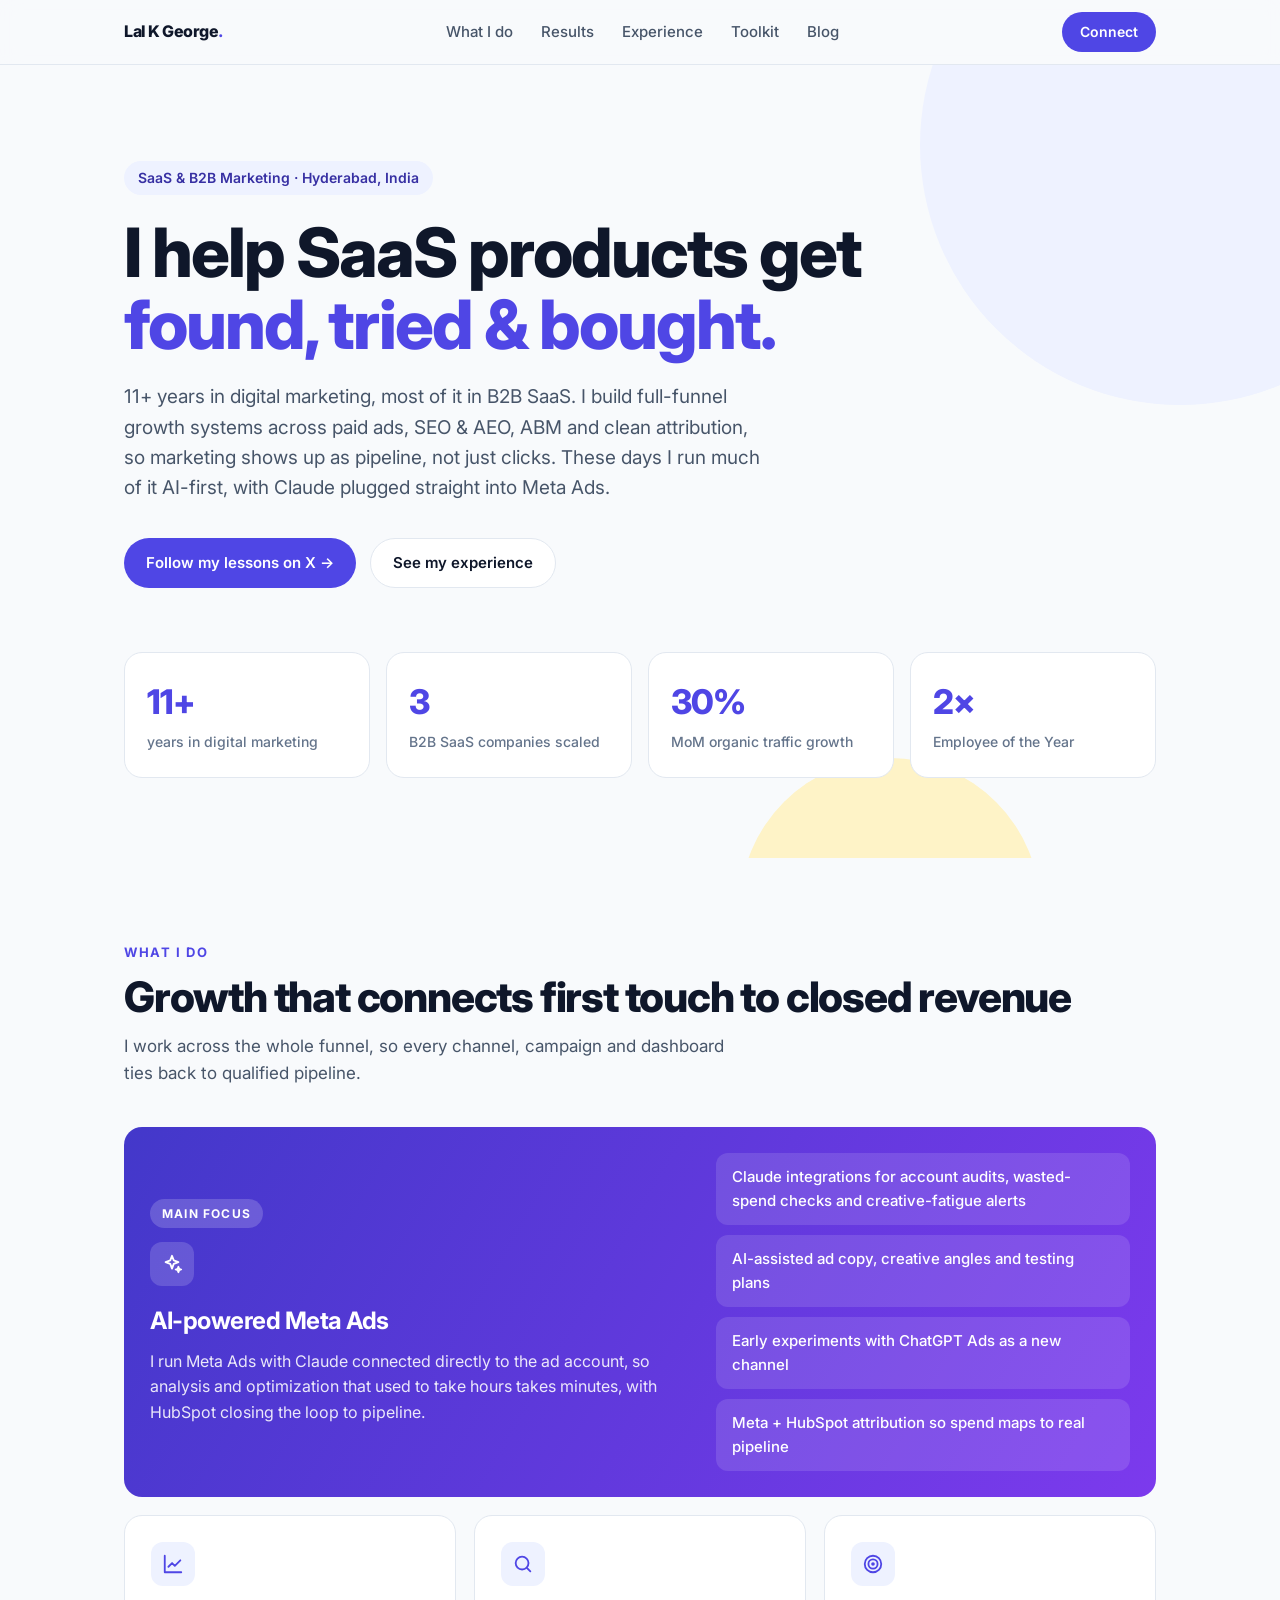
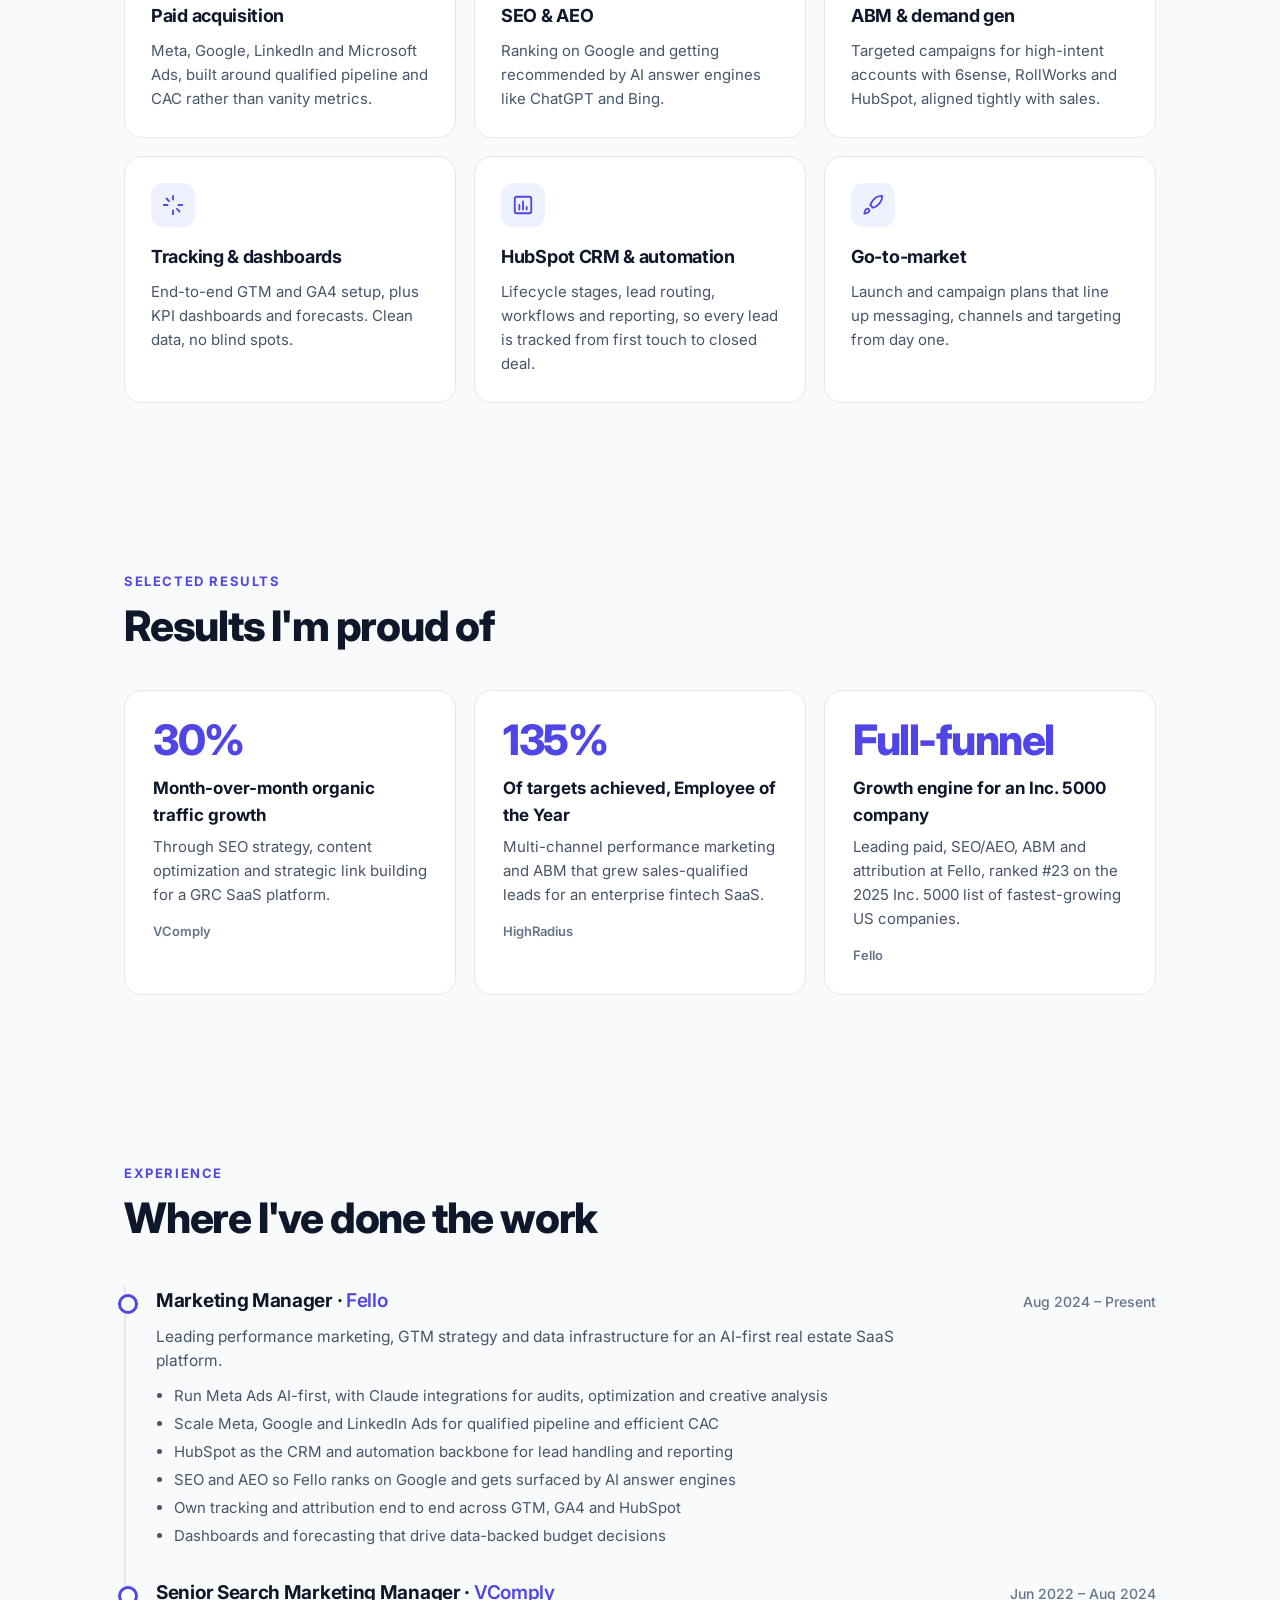
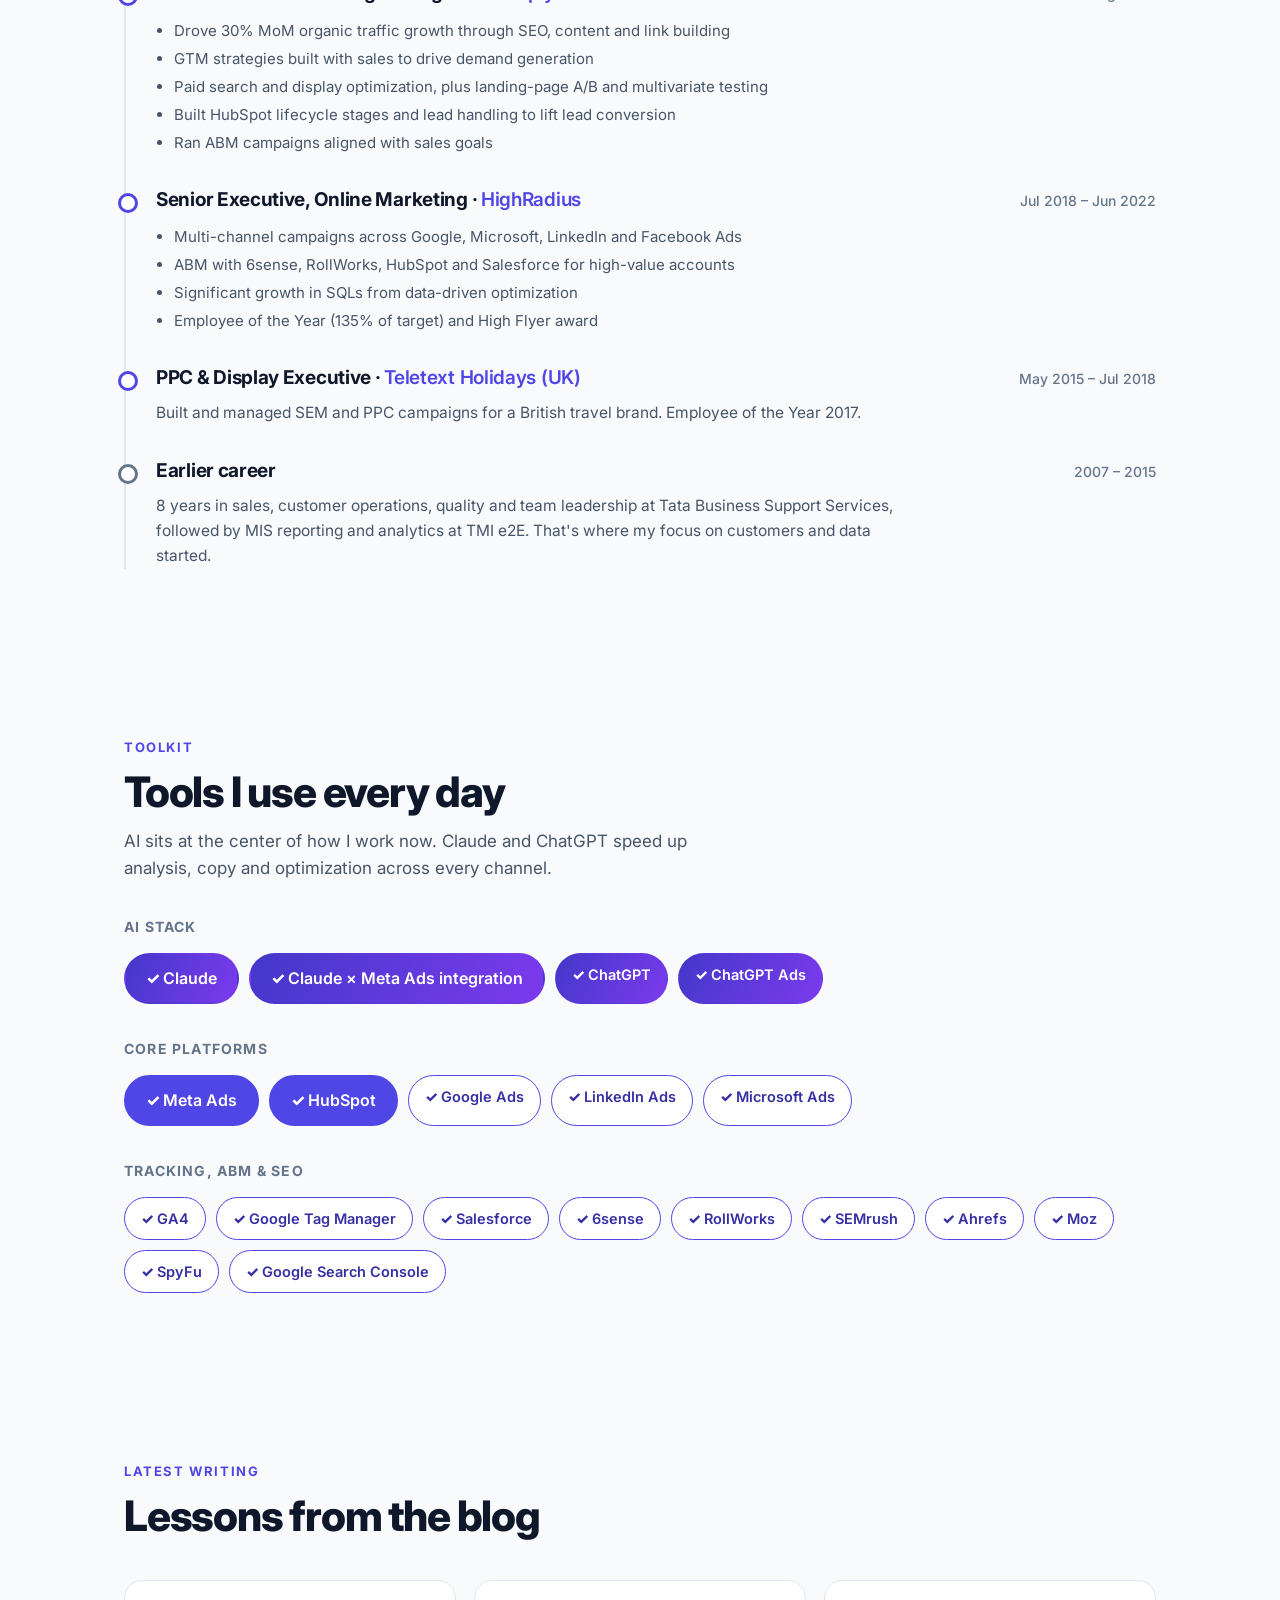
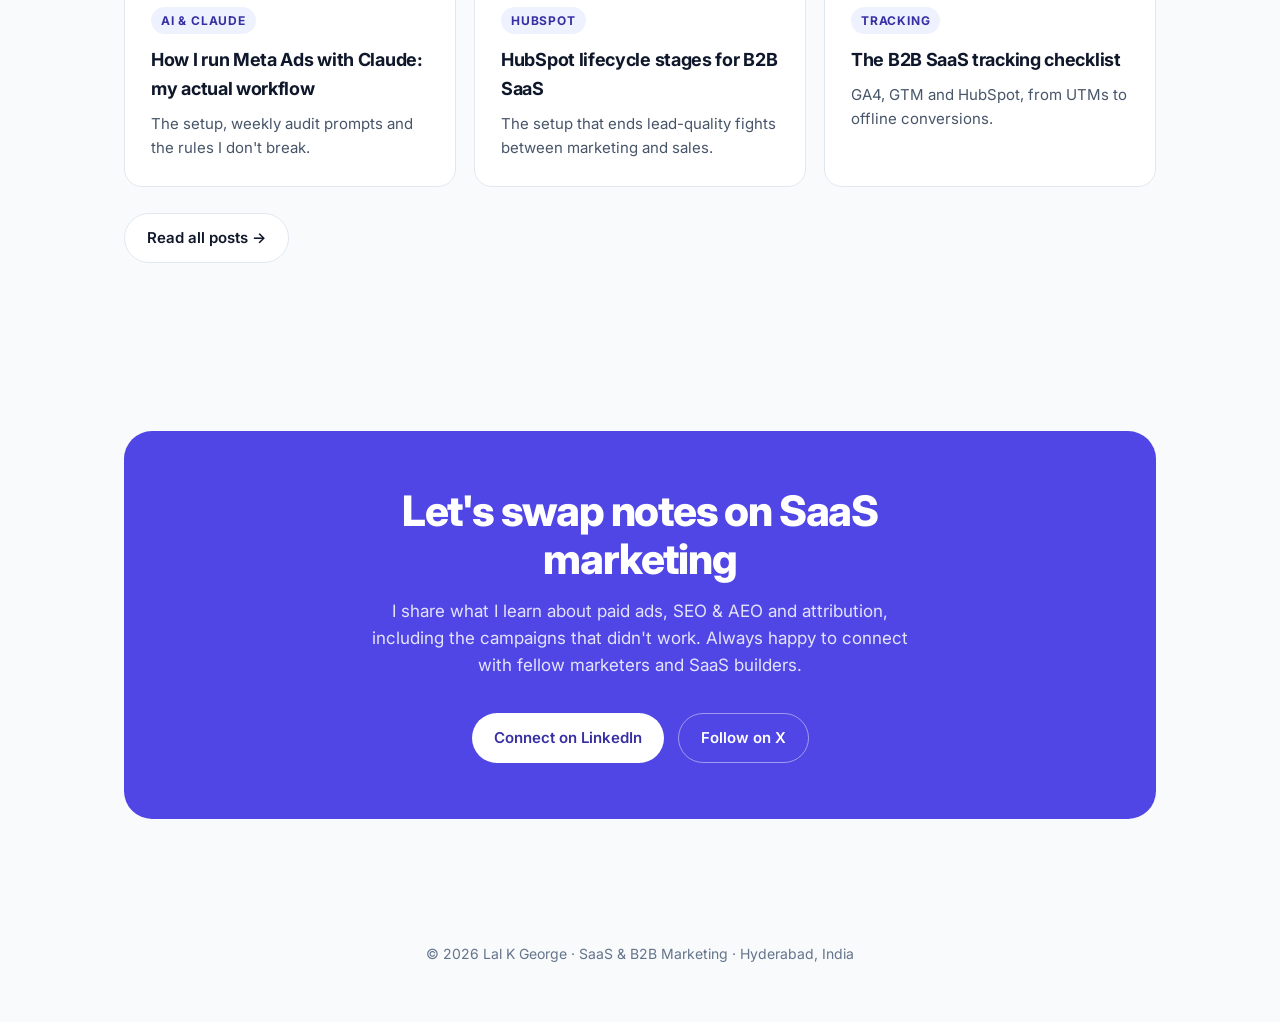
<file: index.html>
<!doctype html>
<html lang="en">
<head>
<meta charset="utf-8">
<meta name="viewport" content="width=device-width, initial-scale=1">
<meta name="google-site-verification" content="6QohBvlN_UrRCxBjYfzy4tzGcJiyTtORG_ghnQTiI-I" />
<title>Lal K George | SaaS Marketing</title>
<meta name="description" content="SaaS & B2B marketer with 11+ years in digital marketing. Paid ads, SEO & AEO, ABM, tracking and attribution that turn traffic into pipeline.">
<meta property="og:title" content="Lal K George | SaaS Marketing">
<meta property="og:description" content="SaaS marketer sharing real lessons on paid ads, SEO & AEO, ABM and attribution.">
<meta property="og:type" content="website">
<link rel="icon" href="data:image/svg+xml,<svg xmlns='http://www.w3.org/2000/svg' viewBox='0 0 100 100'><rect width='100' height='100' rx='22' fill='%234f46e5'/><text x='50' y='66' font-size='46' font-family='Arial' font-weight='800' fill='white' text-anchor='middle'>LG</text></svg>">
<link rel="alternate" type="application/rss+xml" title="Lal K George: SaaS marketing blog" href="https://lalkgeorge.github.io/feed.xml">
<link rel="canonical" href="https://lalkgeorge.github.io/">
<link rel="preconnect" href="https://fonts.googleapis.com">
<link rel="preconnect" href="https://fonts.gstatic.com" crossorigin>
<link href="https://fonts.googleapis.com/css2?family=Inter:wght@400;500;600;700;800&display=swap" rel="stylesheet">
<style>
:root{
  --bg:#f8fafc; --surface:#ffffff; --ink:#0f172a; --muted:#475569; --soft:#64748b;
  --line:#e2e8f0; --accent:#4f46e5; --accent-ink:#3730a3; --accent-bg:#eef2ff; --warm:#fef3c7;
  --radius:18px; --max:1080px;
}
@media (prefers-color-scheme: dark){
  :root{--bg:#0b1220; --surface:#111a2e; --ink:#f1f5f9; --muted:#cbd5e1; --soft:#94a3b8;
    --line:#1e293b; --accent:#818cf8; --accent-ink:#c7d2fe; --accent-bg:#1e1b4b; --warm:#3b2f0b;}
}
*{box-sizing:border-box;margin:0;padding:0}
html{scroll-behavior:smooth}
body{background:var(--bg);color:var(--ink);font-family:Inter,-apple-system,Segoe UI,Helvetica,Arial,sans-serif;line-height:1.6;-webkit-font-smoothing:antialiased}
a{color:inherit}
.wrap{max-width:var(--max);margin:0 auto;padding:0 24px}

/* nav */
nav{position:sticky;top:0;z-index:10;background:color-mix(in srgb,var(--bg) 85%,transparent);backdrop-filter:blur(10px);border-bottom:1px solid var(--line)}
nav .wrap{display:flex;align-items:center;justify-content:space-between;height:64px}
.logo{font-weight:800;letter-spacing:-.5px;text-decoration:none}
.logo span{color:var(--accent)}
.links{display:flex;gap:28px;font-size:15px;font-weight:500}
.links a{text-decoration:none;color:var(--muted)}
.links a:hover{color:var(--ink)}
.btn{display:inline-flex;align-items:center;gap:8px;padding:12px 22px;border-radius:999px;font-weight:600;font-size:15px;text-decoration:none;transition:transform .15s ease}
.btn:hover{transform:translateY(-1px)}
.btn-primary{background:var(--accent);color:#fff}
.btn-ghost{border:1.5px solid var(--line);color:var(--ink);background:var(--surface)}
nav .btn{padding:9px 18px;font-size:14px}

/* hero */
.hero{position:relative;overflow:hidden;padding:96px 0 80px}
.blob{position:absolute;border-radius:50%;z-index:-1}
.b1{width:520px;height:520px;background:var(--accent-bg);right:-160px;top:-180px}
.b2{width:300px;height:300px;background:var(--warm);right:240px;bottom:-200px}
.eyebrow{display:inline-block;font-size:14px;font-weight:600;color:var(--accent-ink);background:var(--accent-bg);padding:6px 14px;border-radius:999px;margin-bottom:22px}
h1{font-size:clamp(40px,6vw,68px);line-height:1.05;letter-spacing:-2px;font-weight:800;max-width:820px}
h1 em{font-style:normal;color:var(--accent)}
.lede{margin-top:22px;font-size:19px;color:var(--muted);max-width:640px}
.cta{margin-top:34px;display:flex;gap:14px;flex-wrap:wrap}

/* stats */
.stats{display:grid;grid-template-columns:repeat(4,1fr);gap:16px;margin-top:64px}
.stat{background:var(--surface);border:1px solid var(--line);border-radius:var(--radius);padding:22px}
.stat b{display:block;font-size:34px;letter-spacing:-1px;font-weight:800;color:var(--accent)}
.stat span{font-size:14px;color:var(--soft);font-weight:500}

/* sections */
section{padding:84px 0}
.label{font-size:13px;font-weight:700;letter-spacing:1.6px;text-transform:uppercase;color:var(--accent)}
h2{font-size:clamp(30px,4vw,42px);letter-spacing:-1.2px;line-height:1.15;margin-top:10px;font-weight:800}
.intro{color:var(--muted);margin-top:12px;max-width:620px;font-size:17px}

.grid3{display:grid;grid-template-columns:repeat(3,1fr);gap:18px;margin-top:40px}
.card{background:var(--surface);border:1px solid var(--line);border-radius:var(--radius);padding:26px}
.card .ic{width:44px;height:44px;border-radius:12px;background:var(--accent-bg);color:var(--accent);display:grid;place-items:center;margin-bottom:16px}
.card h3{font-size:18px;letter-spacing:-.3px}
.card p{color:var(--muted);font-size:15px;margin-top:8px}

/* results */
.results{display:grid;grid-template-columns:repeat(3,1fr);gap:18px;margin-top:40px}
.result{border-radius:var(--radius);padding:28px;background:var(--surface);border:1px solid var(--line);position:relative;overflow:hidden}
.result .big{font-size:42px;font-weight:800;letter-spacing:-1.5px;color:var(--accent);line-height:1}
.result h3{margin-top:14px;font-size:17px}
.result p{color:var(--muted);font-size:15px;margin-top:6px}
.result .where{margin-top:14px;font-size:13px;color:var(--soft);font-weight:600}

/* timeline */
.timeline{margin-top:44px;border-left:2px solid var(--line);padding-left:30px;display:grid;gap:30px}
.job{position:relative}
.job:before{content:"";position:absolute;left:-38px;top:8px;width:14px;height:14px;border-radius:50%;background:var(--surface);border:3px solid var(--accent)}
.job .top{display:flex;justify-content:space-between;gap:16px;flex-wrap:wrap;align-items:baseline}
.job h3{font-size:19px;letter-spacing:-.3px}
.job .co{color:var(--accent);font-weight:600}
.job .when{font-size:14px;color:var(--soft);font-weight:500}
.job p{color:var(--muted);margin-top:8px;font-size:15.5px;max-width:760px}
.job ul{margin-top:10px;padding-left:18px;color:var(--muted);font-size:15px;display:grid;gap:4px;max-width:760px}
.job.earlier:before{border-color:var(--soft)}

/* blog links */
.post-link{text-decoration:none;transition:transform .15s ease,box-shadow .15s ease}
.post-link:hover{transform:translateY(-2px);box-shadow:0 14px 40px -20px rgba(79,70,229,.45)}
.pill{display:inline-block;font-size:12px;font-weight:700;letter-spacing:.8px;text-transform:uppercase;color:var(--accent-ink);background:var(--accent-bg);padding:4px 10px;border-radius:999px;margin-bottom:12px}

/* featured AI card */
.feature{grid-column:1/-1;display:grid;grid-template-columns:1.3fr 1fr;gap:28px;align-items:center;background:linear-gradient(120deg,#4338ca,#7c3aed);color:#fff;border:none}
.feature h3{font-size:24px;letter-spacing:-.5px}
.feature p{color:rgba(255,255,255,.88);font-size:16px}
.feature .ic{background:rgba(255,255,255,.16);color:#fff}
.feature .tag{display:inline-block;font-size:12px;font-weight:700;letter-spacing:1.2px;text-transform:uppercase;background:rgba(255,255,255,.18);padding:5px 12px;border-radius:999px;margin-bottom:14px}
.feature ul{list-style:none;display:grid;gap:10px}
.feature li{background:rgba(255,255,255,.12);border-radius:12px;padding:12px 16px;font-size:15px;font-weight:500}
@media (max-width:860px){.feature{grid-template-columns:1fr}}

/* toolkit */
.tools{display:flex;flex-wrap:wrap;gap:10px;margin-top:34px}
.tool{padding:9px 16px;border-radius:999px;background:var(--surface);border:1.5px solid var(--line);font-size:14.5px;font-weight:600}
.tgroup{margin-top:34px}
.tgroup h3{font-size:14px;font-weight:700;letter-spacing:1.2px;text-transform:uppercase;color:var(--soft)}
.tgroup .tools{margin-top:14px}
.tool.ai{background:linear-gradient(120deg,#4338ca,#7c3aed);color:#fff;border-color:transparent}
.tool.main{font-size:16px;padding:11px 20px;border-width:2px}
.tool.k.main{background:var(--accent);color:#fff;border-color:var(--accent)}
.tool.k{border-color:var(--accent);color:var(--accent-ink);background:var(--surface)}
.tool:before{content:"✓ ";font-weight:800}

/* contact */
.contact{background:var(--accent);color:#fff;border-radius:28px;padding:56px;text-align:center;position:relative;overflow:hidden}
.contact h2{color:#fff;margin:0 auto;max-width:640px}
.contact p{color:rgba(255,255,255,.85);margin:14px auto 0;max-width:560px;font-size:17px}
.contact .cta{justify-content:center}
.contact .btn-primary{background:#fff;color:#3730a3}
.contact .btn-ghost{background:transparent;color:#fff;border-color:rgba(255,255,255,.45)}
footer{padding:40px 0 56px;color:var(--soft);font-size:14px;text-align:center}

@media (max-width:860px){
  nav .wrap{flex-wrap:wrap;height:auto;padding-top:10px;padding-bottom:10px;row-gap:8px}
  .links{order:3;width:100%;gap:20px;overflow-x:auto;font-size:14px;white-space:nowrap;padding-bottom:2px}
  .stats{grid-template-columns:repeat(2,1fr)}
  .grid3,.results{grid-template-columns:1fr}
  .hero{padding:64px 0 56px}
  section{padding:64px 0}
  .contact{padding:40px 22px}
  .b2{right:-60px}
}
@media (max-width:420px){ .wrap{padding:0 16px} .stat b{font-size:28px} }
</style>
<!-- Google tag (gtag.js) -->
<script async src="https://www.googletagmanager.com/gtag/js?id=G-7RPEQ9YJLS"></script>
<script>
  window.dataLayer = window.dataLayer || [];
  function gtag(){dataLayer.push(arguments);}
  gtag('js', new Date());
  gtag('config', 'G-7RPEQ9YJLS');
  // Track clicks on X / LinkedIn / share buttons
  document.addEventListener('click', function(e){
    var a = e.target.closest && e.target.closest('a[href]'); if(!a) return;
    var h = a.href;
    var net = /x\.com\/intent|linkedin\.com\/sharing/.test(h) ? 'share' :
              /x\.com|twitter\.com/.test(h) ? 'x' : /linkedin\.com/.test(h) ? 'linkedin' : null;
    if(!net) return;
    gtag('event', net === 'share' ? 'share' : 'social_click', {
      method: /linkedin/.test(h) ? 'linkedin' : 'x', link_text: (a.textContent||'').trim().slice(0,60)
    });
  });
</script>
</head>
<body>

<nav>
  <div class="wrap">
    <a class="logo" href="#">Lal K George<span>.</span></a>
    <div class="links">
      <a href="#services">What I do</a>
      <a href="#results">Results</a>
      <a href="#experience">Experience</a>
      <a href="#toolkit">Toolkit</a>
      <a href="blog/">Blog</a>
    </div>
    <a class="btn btn-primary" href="#contact">Connect</a>
  </div>
</nav>

<header class="hero">
  <div class="blob b1"></div><div class="blob b2"></div>
  <div class="wrap">
    <span class="eyebrow">SaaS &amp; B2B Marketing · Hyderabad, India</span>
    <h1>I help SaaS products get <em>found, tried &amp; bought.</em></h1>
    <p class="lede">11+ years in digital marketing, most of it in B2B SaaS. I build full-funnel growth systems across paid ads, SEO &amp; AEO, ABM and clean attribution, so marketing shows up as pipeline, not just clicks. These days I run much of it AI-first, with Claude plugged straight into Meta Ads.</p>
    <div class="cta">
      <a class="btn btn-primary" href="https://x.com/LALKGEORGE" target="_blank" rel="noopener">Follow my lessons on X →</a>
      <a class="btn btn-ghost" href="#experience">See my experience</a>
    </div>

    <div class="stats">
      <div class="stat"><b>11+</b><span>years in digital marketing</span></div>
      <div class="stat"><b>3</b><span>B2B SaaS companies scaled</span></div>
      <div class="stat"><b>30%</b><span>MoM organic traffic growth</span></div>
      <div class="stat"><b>2×</b><span>Employee of the Year</span></div>
    </div>
  </div>
</header>

<section id="services">
  <div class="wrap">
    <div class="label">What I do</div>
    <h2>Growth that connects first touch to closed revenue</h2>
    <p class="intro">I work across the whole funnel, so every channel, campaign and dashboard ties back to qualified pipeline.</p>
    <div class="grid3">
      <div class="card feature">
        <div>
          <span class="tag">Main focus</span>
          <div class="ic"><svg width="22" height="22" viewBox="0 0 24 24" fill="none" stroke="currentColor" stroke-width="2" stroke-linecap="round" stroke-linejoin="round"><path d="M12 3l1.9 5.1L19 10l-5.1 1.9L12 17l-1.9-5.1L5 10l5.1-1.9z"/><path d="M19 15l.8 2.2L22 18l-2.2.8L19 21l-.8-2.2L16 18l2.2-.8z"/></svg></div>
          <h3>AI-powered Meta Ads</h3>
          <p style="margin-top:8px">I run Meta Ads with Claude connected directly to the ad account, so analysis and optimization that used to take hours takes minutes, with HubSpot closing the loop to pipeline.</p>
        </div>
        <ul>
          <li>Claude integrations for account audits, wasted-spend checks and creative-fatigue alerts</li>
          <li>AI-assisted ad copy, creative angles and testing plans</li>
          <li>Early experiments with ChatGPT Ads as a new channel</li>
          <li>Meta + HubSpot attribution so spend maps to real pipeline</li>
        </ul>
      </div>
      <div class="card">
        <div class="ic"><svg width="22" height="22" viewBox="0 0 24 24" fill="none" stroke="currentColor" stroke-width="2" stroke-linecap="round" stroke-linejoin="round"><path d="M3 3v18h18"/><path d="m7 15 4-4 3 3 6-6"/></svg></div>
        <h3>Paid acquisition</h3>
        <p>Meta, Google, LinkedIn and Microsoft Ads, built around qualified pipeline and CAC rather than vanity metrics.</p>
      </div>
      <div class="card">
        <div class="ic"><svg width="22" height="22" viewBox="0 0 24 24" fill="none" stroke="currentColor" stroke-width="2" stroke-linecap="round" stroke-linejoin="round"><circle cx="11" cy="11" r="7"/><path d="m20 20-3.5-3.5"/></svg></div>
        <h3>SEO &amp; AEO</h3>
        <p>Ranking on Google and getting recommended by AI answer engines like ChatGPT and Bing.</p>
      </div>
      <div class="card">
        <div class="ic"><svg width="22" height="22" viewBox="0 0 24 24" fill="none" stroke="currentColor" stroke-width="2" stroke-linecap="round" stroke-linejoin="round"><circle cx="12" cy="12" r="9"/><circle cx="12" cy="12" r="5"/><circle cx="12" cy="12" r="1"/></svg></div>
        <h3>ABM &amp; demand gen</h3>
        <p>Targeted campaigns for high-intent accounts with 6sense, RollWorks and HubSpot, aligned tightly with sales.</p>
      </div>
      <div class="card">
        <div class="ic"><svg width="22" height="22" viewBox="0 0 24 24" fill="none" stroke="currentColor" stroke-width="2" stroke-linecap="round" stroke-linejoin="round"><path d="M12 2v4M12 18v4M4.9 4.9l2.8 2.8M16.3 16.3l2.8 2.8M2 12h4M18 12h4"/></svg></div>
        <h3>Tracking &amp; dashboards</h3>
        <p>End-to-end GTM and GA4 setup, plus KPI dashboards and forecasts. Clean data, no blind spots.</p>
      </div>
      <div class="card">
        <div class="ic"><svg width="22" height="22" viewBox="0 0 24 24" fill="none" stroke="currentColor" stroke-width="2" stroke-linecap="round" stroke-linejoin="round"><rect x="3" y="3" width="18" height="18" rx="2"/><path d="M8 17v-5M12 17V8M16 17v-3"/></svg></div>
        <h3>HubSpot CRM &amp; automation</h3>
        <p>Lifecycle stages, lead routing, workflows and reporting, so every lead is tracked from first touch to closed deal.</p>
      </div>
      <div class="card">
        <div class="ic"><svg width="22" height="22" viewBox="0 0 24 24" fill="none" stroke="currentColor" stroke-width="2" stroke-linecap="round" stroke-linejoin="round"><path d="M4.5 16.5c-1.5 1.3-2 5-2 5s3.7-.5 5-2c.7-.8.7-2.1-.1-2.9a2.2 2.2 0 0 0-2.9-.1z"/><path d="M12 15l-3-3a22 22 0 0 1 2-3.9A12.9 12.9 0 0 1 22 2c0 2.7-.8 7.5-6 11a22.4 22.4 0 0 1-4 2z"/></svg></div>
        <h3>Go-to-market</h3>
        <p>Launch and campaign plans that line up messaging, channels and targeting from day one.</p>
      </div>
    </div>
  </div>
</section>

<section id="results">
  <div class="wrap">
    <div class="label">Selected results</div>
    <h2>Results I'm proud of</h2>
    <div class="results">
      <div class="result">
        <div class="big">30%</div>
        <h3>Month-over-month organic traffic growth</h3>
        <p>Through SEO strategy, content optimization and strategic link building for a GRC SaaS platform.</p>
        <div class="where">VComply</div>
      </div>
      <div class="result">
        <div class="big">135%</div>
        <h3>Of targets achieved, Employee of the Year</h3>
        <p>Multi-channel performance marketing and ABM that grew sales-qualified leads for an enterprise fintech SaaS.</p>
        <div class="where">HighRadius</div>
      </div>
      <div class="result">
        <div class="big">Full-funnel</div>
        <h3>Growth engine for an Inc. 5000 company</h3>
        <p>Leading paid, SEO/AEO, ABM and attribution at Fello, ranked #23 on the 2025 Inc. 5000 list of fastest-growing US companies.</p>
        <div class="where">Fello</div>
      </div>
    </div>
  </div>
</section>

<section id="experience">
  <div class="wrap">
    <div class="label">Experience</div>
    <h2>Where I've done the work</h2>
    <div class="timeline">
      <div class="job">
        <div class="top"><h3>Marketing Manager · <span class="co">Fello</span></h3><span class="when">Aug 2024 – Present</span></div>
        <p>Leading performance marketing, GTM strategy and data infrastructure for an AI-first real estate SaaS platform.</p>
        <ul>
          <li>Run Meta Ads AI-first, with Claude integrations for audits, optimization and creative analysis</li>
          <li>Scale Meta, Google and LinkedIn Ads for qualified pipeline and efficient CAC</li>
          <li>HubSpot as the CRM and automation backbone for lead handling and reporting</li>
          <li>SEO and AEO so Fello ranks on Google and gets surfaced by AI answer engines</li>
          <li>Own tracking and attribution end to end across GTM, GA4 and HubSpot</li>
          <li>Dashboards and forecasting that drive data-backed budget decisions</li>
        </ul>
      </div>
      <div class="job">
        <div class="top"><h3>Senior Search Marketing Manager · <span class="co">VComply</span></h3><span class="when">Jun 2022 – Aug 2024</span></div>
        <ul>
          <li>Drove 30% MoM organic traffic growth through SEO, content and link building</li>
          <li>GTM strategies built with sales to drive demand generation</li>
          <li>Paid search and display optimization, plus landing-page A/B and multivariate testing</li>
          <li>Built HubSpot lifecycle stages and lead handling to lift lead conversion</li>
          <li>Ran ABM campaigns aligned with sales goals</li>
        </ul>
      </div>
      <div class="job">
        <div class="top"><h3>Senior Executive, Online Marketing · <span class="co">HighRadius</span></h3><span class="when">Jul 2018 – Jun 2022</span></div>
        <ul>
          <li>Multi-channel campaigns across Google, Microsoft, LinkedIn and Facebook Ads</li>
          <li>ABM with 6sense, RollWorks, HubSpot and Salesforce for high-value accounts</li>
          <li>Significant growth in SQLs from data-driven optimization</li>
          <li>Employee of the Year (135% of target) and High Flyer award</li>
        </ul>
      </div>
      <div class="job">
        <div class="top"><h3>PPC &amp; Display Executive · <span class="co">Teletext Holidays (UK)</span></h3><span class="when">May 2015 – Jul 2018</span></div>
        <p>Built and managed SEM and PPC campaigns for a British travel brand. Employee of the Year 2017.</p>
      </div>
      <div class="job earlier">
        <div class="top"><h3>Earlier career</h3><span class="when">2007 – 2015</span></div>
        <p>8 years in sales, customer operations, quality and team leadership at Tata Business Support Services, followed by MIS reporting and analytics at TMI e2E. That's where my focus on customers and data started.</p>
      </div>
    </div>
  </div>
</section>

<section id="toolkit">
  <div class="wrap">
    <div class="label">Toolkit</div>
    <h2>Tools I use every day</h2>
    <p class="intro">AI sits at the center of how I work now. Claude and ChatGPT speed up analysis, copy and optimization across every channel.</p>
    <div class="tgroup"><h3>AI stack</h3><div class="tools">
      <span class="tool ai main">Claude</span><span class="tool ai main">Claude × Meta Ads integration</span><span class="tool ai">ChatGPT</span><span class="tool ai">ChatGPT Ads</span>
    </div></div>
    <div class="tgroup"><h3>Core platforms</h3><div class="tools">
      <span class="tool k main">Meta Ads</span><span class="tool k main">HubSpot</span><span class="tool k">Google Ads</span><span class="tool k">LinkedIn Ads</span><span class="tool k">Microsoft Ads</span>
    </div></div>
    <div class="tgroup"><h3>Tracking, ABM &amp; SEO</h3><div class="tools">
      <span class="tool k">GA4</span><span class="tool k">Google Tag Manager</span><span class="tool k">Salesforce</span><span class="tool k">6sense</span><span class="tool k">RollWorks</span>
      <span class="tool k">SEMrush</span><span class="tool k">Ahrefs</span><span class="tool k">Moz</span><span class="tool k">SpyFu</span><span class="tool k">Google Search Console</span>
    </div></div>
  </div>
</section>

<section id="writing">
  <div class="wrap">
    <div class="label">Latest writing</div>
    <h2>Lessons from the blog</h2>
    <div class="grid3">
      <a class="card post-link" href="blog/how-i-run-meta-ads-with-claude/"><span class="pill">AI &amp; Claude</span><h3>How I run Meta Ads with Claude: my actual workflow</h3><p>The setup, weekly audit prompts and the rules I don't break.</p></a>
      <a class="card post-link" href="blog/hubspot-lifecycle-stages-b2b-saas/"><span class="pill">HubSpot</span><h3>HubSpot lifecycle stages for B2B SaaS</h3><p>The setup that ends lead-quality fights between marketing and sales.</p></a>
      <a class="card post-link" href="blog/b2b-saas-tracking-checklist/"><span class="pill">Tracking</span><h3>The B2B SaaS tracking checklist</h3><p>GA4, GTM and HubSpot, from UTMs to offline conversions.</p></a>
    </div>
    <div style="margin-top:26px"><a class="btn btn-ghost" href="blog/">Read all posts →</a></div>
  </div>
</section>

<section id="contact">
  <div class="wrap">
    <div class="contact">
      <h2>Let's swap notes on SaaS marketing</h2>
      <p>I share what I learn about paid ads, SEO &amp; AEO and attribution, including the campaigns that didn't work. Always happy to connect with fellow marketers and SaaS builders.</p>
      <div class="cta">
        <a class="btn btn-primary" href="https://www.linkedin.com/in/lalkgeorge" target="_blank" rel="noopener">Connect on LinkedIn</a>
        <a class="btn btn-ghost" href="https://x.com/LALKGEORGE" target="_blank" rel="noopener">Follow on X</a>
      </div>
    </div>
  </div>
</section>

<footer>© 2026 Lal K George · SaaS &amp; B2B Marketing · Hyderabad, India</footer>

</body>
</html>
</file>
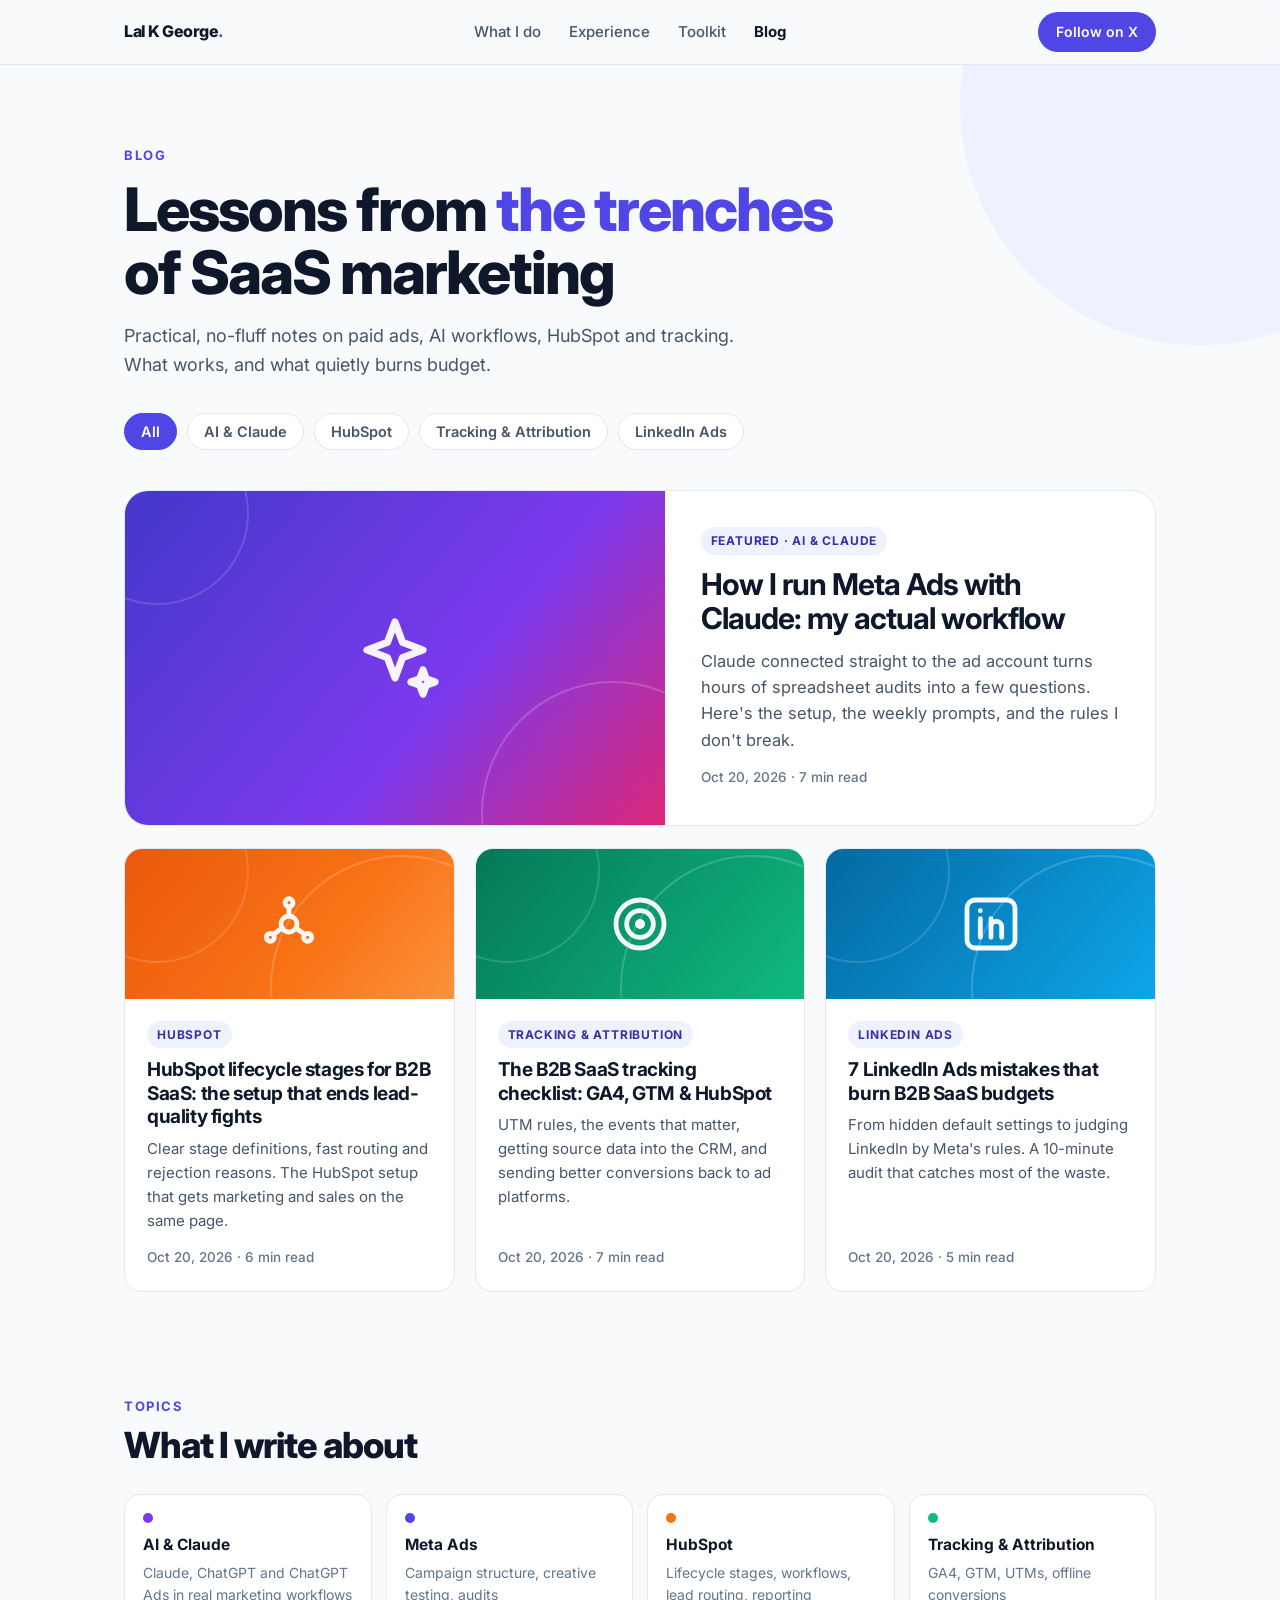
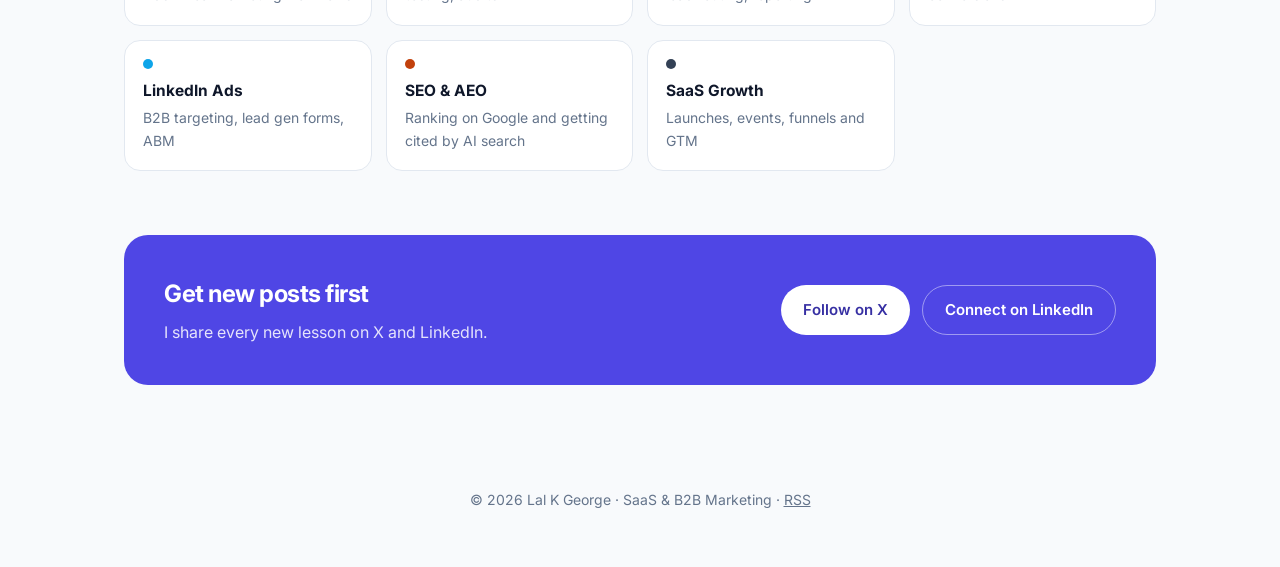
<file: blog/index.html>
<!doctype html>
<html lang="en">
<head>
<meta charset="utf-8">
<meta name="viewport" content="width=device-width, initial-scale=1">
<title>Blog | Lal K George: SaaS marketing lessons</title>
<meta name="description" content="Practical lessons on Meta Ads, AI and Claude, HubSpot, tracking, LinkedIn Ads and SaaS growth.">
<link rel="canonical" href="https://lalkgeorge.github.io/blog/">
<meta property="og:title" content="Blog | Lal K George: SaaS marketing lessons">
<meta property="og:description" content="Practical lessons on Meta Ads, AI and Claude, HubSpot, tracking, LinkedIn Ads and SaaS growth.">
<meta property="og:url" content="https://lalkgeorge.github.io/blog/">
<meta property="og:type" content="article">
<meta name="twitter:card" content="summary">
<meta name="twitter:creator" content="@LALKGEORGE">
<link rel="alternate" type="application/rss+xml" title="Lal K George: SaaS marketing blog" href="https://lalkgeorge.github.io/feed.xml">
<link rel="icon" href="data:image/svg+xml,<svg xmlns='http://www.w3.org/2000/svg' viewBox='0 0 100 100'><rect width='100' height='100' rx='22' fill='%234f46e5'/><text x='50' y='66' font-size='46' font-family='Arial' font-weight='800' fill='white' text-anchor='middle'>LG</text></svg>">
<link rel="preconnect" href="https://fonts.googleapis.com"><link rel="preconnect" href="https://fonts.gstatic.com" crossorigin><link href="https://fonts.googleapis.com/css2?family=Inter:wght@400;500;600;700;800&display=swap" rel="stylesheet">
<link rel="stylesheet" href="../assets/blog.css">
<!-- Google tag (gtag.js) -->
<script async src="https://www.googletagmanager.com/gtag/js?id=G-7RPEQ9YJLS"></script>
<script>
  window.dataLayer = window.dataLayer || [];
  function gtag(){dataLayer.push(arguments);}
  gtag('js', new Date());
  gtag('config', 'G-7RPEQ9YJLS');
  // Track clicks on X / LinkedIn / share buttons
  document.addEventListener('click', function(e){
    var a = e.target.closest && e.target.closest('a[href]'); if(!a) return;
    var h = a.href;
    var net = /x\.com\/intent|linkedin\.com\/sharing/.test(h) ? 'share' :
              /x\.com|twitter\.com/.test(h) ? 'x' : /linkedin\.com/.test(h) ? 'linkedin' : null;
    if(!net) return;
    gtag('event', net === 'share' ? 'share' : 'social_click', {
      method: /linkedin/.test(h) ? 'linkedin' : 'x', link_text: (a.textContent||'').trim().slice(0,60)
    });
  });
</script>
</head>
<body>
<nav>
  <div class="wrap">
    <a class="logo" href="../">Lal K George<span>.</span></a>
    <div class="links">
      <a href="../#services">What I do</a>
      <a href="../#experience">Experience</a>
      <a href="../#toolkit">Toolkit</a>
      <a class="on" href="../blog/">Blog</a>
    </div>
    <a class="btn btn-primary" href="https://x.com/LALKGEORGE" target="_blank" rel="noopener">Follow on X</a>
  </div>
</nav>

<header class="bhero">
  <div class="blob b1"></div>
  <div class="wrap">
    <div class="label">Blog</div>
    <h1>Lessons from <em>the trenches</em> of SaaS marketing</h1>
    <p>Practical, no-fluff notes on paid ads, AI workflows, HubSpot and tracking. What works, and what quietly burns budget.</p>
    <div class="filters" role="group" aria-label="Filter posts by topic"><button class="filter on" data-f="all">All</button><button class="filter" data-f="ai">AI &amp; Claude</button><button class="filter" data-f="hubspot">HubSpot</button><button class="filter" data-f="tracking">Tracking &amp; Attribution</button><button class="filter" data-f="linkedin">LinkedIn Ads</button></div>

    <a class="featured" data-cat="ai" href="../blog/how-i-run-meta-ads-with-claude/">
      <div class="art c-ai"><svg viewBox="0 0 24 24" fill="none" stroke="currentColor" stroke-width="1.8" stroke-linecap="round" stroke-linejoin="round"><path d="M12 3l1.9 5.1L19 10l-5.1 1.9L12 17l-1.9-5.1L5 10l5.1-1.9z"/><path d="M19 15l.8 2.2L22 18l-2.2.8L19 21l-.8-2.2L16 18l2.2-.8z"/></svg></div>
      <div class="body">
        <span class="cat">Featured · AI &amp; Claude</span>
        <h2>How I run Meta Ads with Claude: my actual workflow</h2>
        <p>Claude connected straight to the ad account turns hours of spreadsheet audits into a few questions. Here&#x27;s the setup, the weekly prompts, and the rules I don&#x27;t break.</p>
        <div class="meta">Oct 20, 2026 · 7 min read</div>
      </div>
    </a>

    <div class="posts">
      <a class="post" data-cat="hubspot" href="../blog/hubspot-lifecycle-stages-b2b-saas/">
  <div class="art c-hubspot"><svg viewBox="0 0 24 24" fill="none" stroke="currentColor" stroke-width="1.8" stroke-linecap="round" stroke-linejoin="round"><circle cx="12" cy="12" r="3"/><circle cx="12" cy="4" r="1.5"/><circle cx="19" cy="17" r="1.5"/><circle cx="5" cy="17" r="1.5"/><path d="M12 9V5.5M14.6 13.5l3.2 2.4M9.4 13.5l-3.2 2.4"/></svg></div>
  <div class="body">
    <span class="cat">HubSpot</span>
    <h3>HubSpot lifecycle stages for B2B SaaS: the setup that ends lead-quality fights</h3>
    <p>Clear stage definitions, fast routing and rejection reasons. The HubSpot setup that gets marketing and sales on the same page.</p>
    <div class="meta">Oct 20, 2026 · 6 min read</div>
  </div>
</a><a class="post" data-cat="tracking" href="../blog/b2b-saas-tracking-checklist/">
  <div class="art c-tracking"><svg viewBox="0 0 24 24" fill="none" stroke="currentColor" stroke-width="1.8" stroke-linecap="round" stroke-linejoin="round"><circle cx="12" cy="12" r="9"/><circle cx="12" cy="12" r="5"/><circle cx="12" cy="12" r="1"/></svg></div>
  <div class="body">
    <span class="cat">Tracking &amp; Attribution</span>
    <h3>The B2B SaaS tracking checklist: GA4, GTM &amp; HubSpot</h3>
    <p>UTM rules, the events that matter, getting source data into the CRM, and sending better conversions back to ad platforms.</p>
    <div class="meta">Oct 20, 2026 · 7 min read</div>
  </div>
</a><a class="post" data-cat="linkedin" href="../blog/linkedin-ads-b2b-saas-mistakes/">
  <div class="art c-linkedin"><svg viewBox="0 0 24 24" fill="none" stroke="currentColor" stroke-width="1.8" stroke-linecap="round" stroke-linejoin="round"><rect x="3" y="3" width="18" height="18" rx="3"/><path d="M8 10v7M8 7v.01M12 17v-4a2 2 0 0 1 4 0v4M12 10v7"/></svg></div>
  <div class="body">
    <span class="cat">LinkedIn Ads</span>
    <h3>7 LinkedIn Ads mistakes that burn B2B SaaS budgets</h3>
    <p>From hidden default settings to judging LinkedIn by Meta&#x27;s rules. A 10-minute audit that catches most of the waste.</p>
    <div class="meta">Oct 20, 2026 · 5 min read</div>
  </div>
</a>
    </div>
  </div>
</header>

<section>
  <div class="wrap">
    <div class="label">Topics</div>
    <h2 class="sec">What I write about</h2>
    <div class="topics"><div class="topic"><i style="background:#7c3aed"></i><b>AI &amp; Claude</b><span>Claude, ChatGPT and ChatGPT Ads in real marketing workflows</span></div><div class="topic"><i style="background:#4f46e5"></i><b>Meta Ads</b><span>Campaign structure, creative testing, audits</span></div><div class="topic"><i style="background:#f97316"></i><b>HubSpot</b><span>Lifecycle stages, workflows, lead routing, reporting</span></div><div class="topic"><i style="background:#10b981"></i><b>Tracking &amp; Attribution</b><span>GA4, GTM, UTMs, offline conversions</span></div><div class="topic"><i style="background:#0ea5e9"></i><b>LinkedIn Ads</b><span>B2B targeting, lead gen forms, ABM</span></div><div class="topic"><i style="background:#c2410c"></i><b>SEO &amp; AEO</b><span>Ranking on Google and getting cited by AI search</span></div><div class="topic"><i style="background:#334155"></i><b>SaaS Growth</b><span>Launches, events, funnels and GTM</span></div></div>
  </div>
</section>

<section style="padding-top:0">
  <div class="wrap">
    <div class="strip">
      <div><h3>Get new posts first</h3><p>I share every new lesson on X and LinkedIn.</p></div>
      <div class="cta">
        <a class="btn btn-primary" href="https://x.com/LALKGEORGE" target="_blank" rel="noopener">Follow on X</a>
        <a class="btn btn-ghost" href="https://www.linkedin.com/in/lalkgeorge" target="_blank" rel="noopener">Connect on LinkedIn</a>
      </div>
    </div>
  </div>
</section>

<script>
(function(){
  var btns=document.querySelectorAll('.filter'), items=document.querySelectorAll('[data-cat]');
  btns.forEach(function(b){ b.addEventListener('click',function(){
    btns.forEach(function(x){x.classList.toggle('on',x===b)});
    var f=b.getAttribute('data-f');
    items.forEach(function(el){ el.style.display=(f==='all'||el.getAttribute('data-cat')===f)?'':'none'; });
  }); });
})();
</script>
<footer>© 2026 Lal K George · SaaS &amp; B2B Marketing · <a href="../feed.xml">RSS</a></footer>
</body>
</html>
</file>
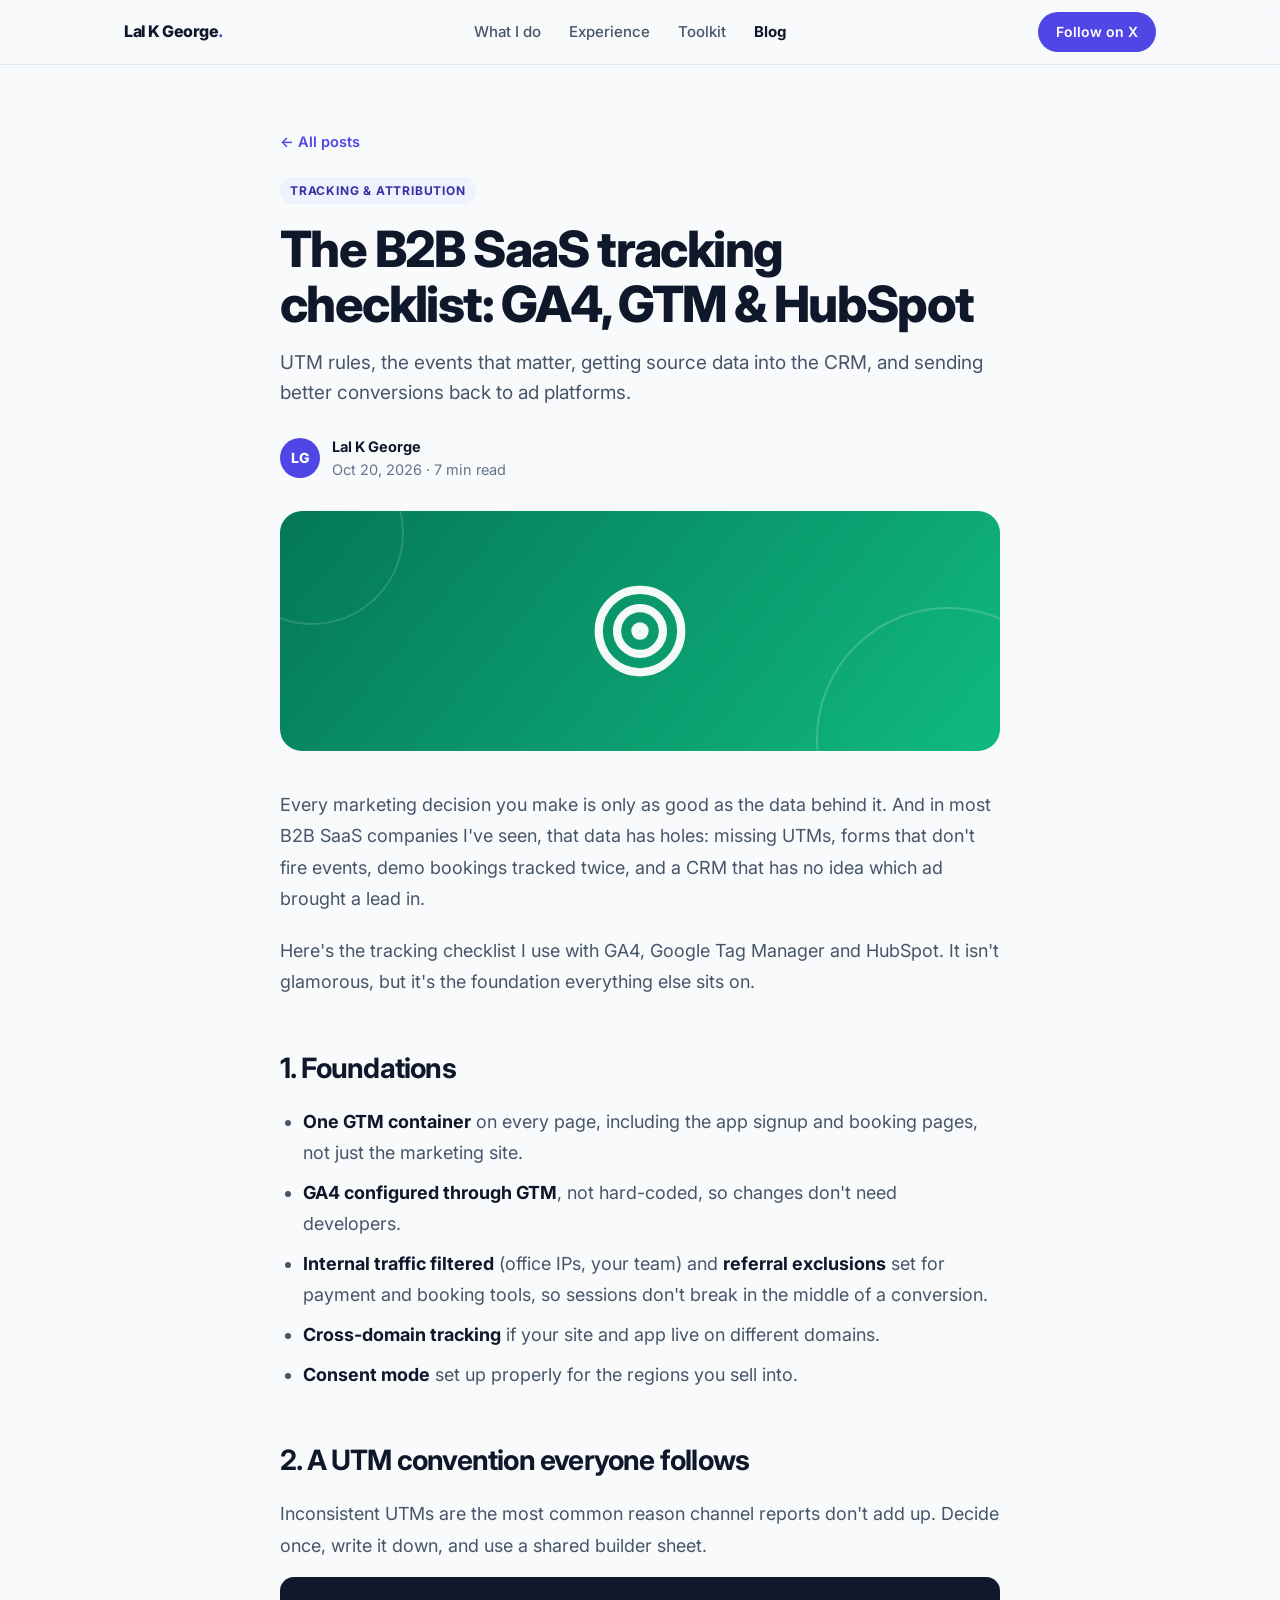
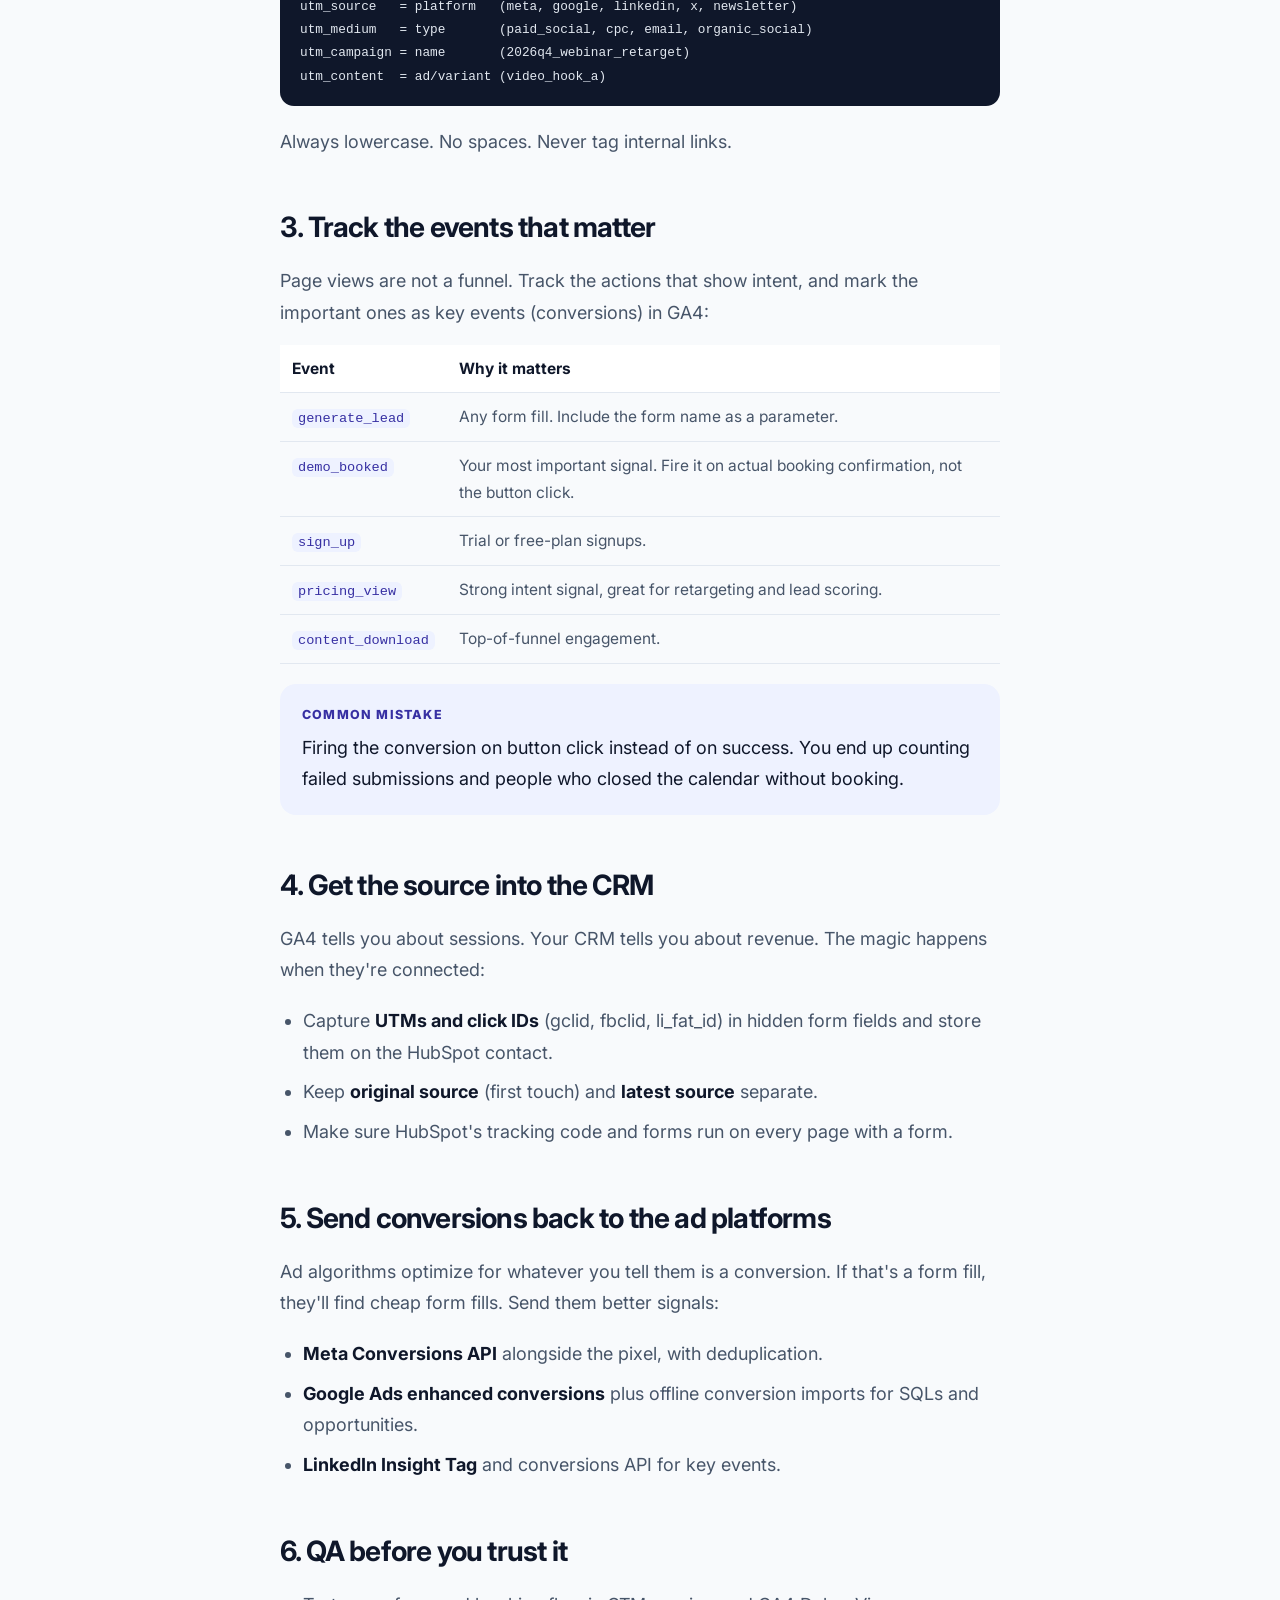
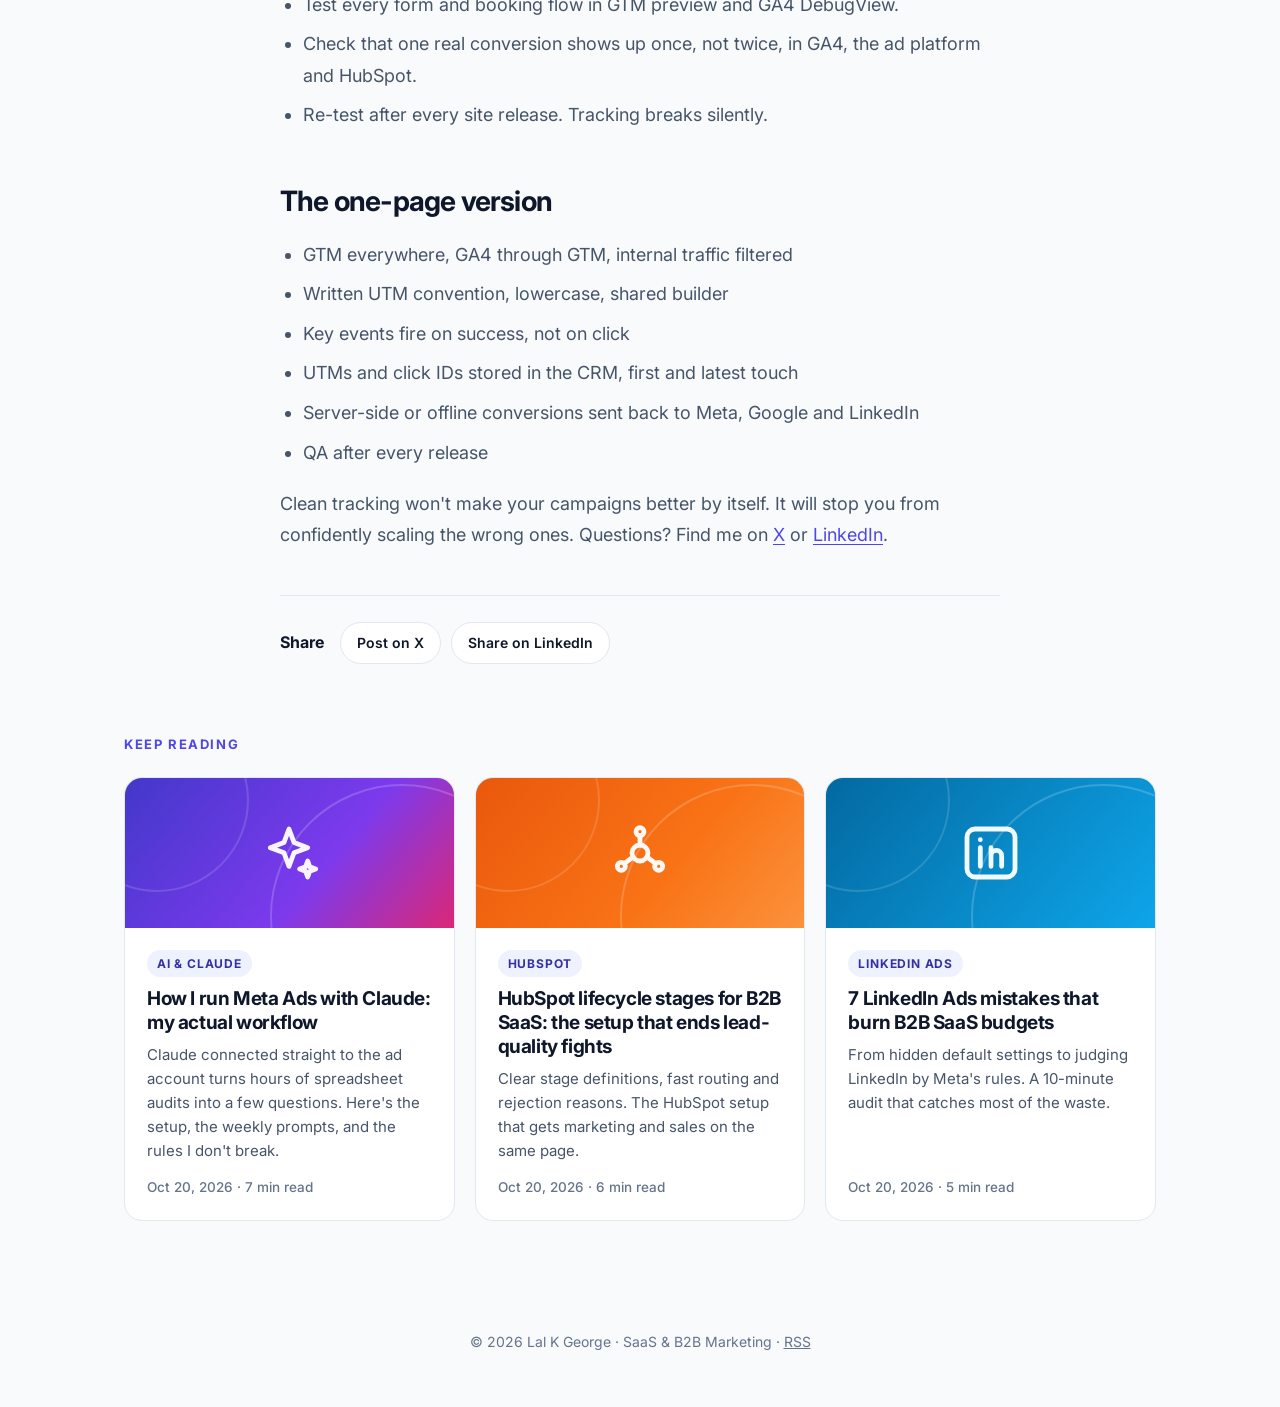
<file: blog/b2b-saas-tracking-checklist/index.html>
<!doctype html>
<html lang="en">
<head>
<meta charset="utf-8">
<meta name="viewport" content="width=device-width, initial-scale=1">
<title>The B2B SaaS tracking checklist: GA4, GTM &amp; HubSpot | Lal K George</title>
<meta name="description" content="UTM rules, the events that matter, getting source data into the CRM, and sending better conversions back to ad platforms.">
<link rel="canonical" href="https://lalkgeorge.github.io/blog/b2b-saas-tracking-checklist/">
<meta property="og:title" content="The B2B SaaS tracking checklist: GA4, GTM &amp; HubSpot | Lal K George">
<meta property="og:description" content="UTM rules, the events that matter, getting source data into the CRM, and sending better conversions back to ad platforms.">
<meta property="og:url" content="https://lalkgeorge.github.io/blog/b2b-saas-tracking-checklist/">
<meta property="og:type" content="article">
<meta name="twitter:card" content="summary">
<meta name="twitter:creator" content="@LALKGEORGE">
<link rel="alternate" type="application/rss+xml" title="Lal K George: SaaS marketing blog" href="https://lalkgeorge.github.io/feed.xml">
<link rel="icon" href="data:image/svg+xml,<svg xmlns='http://www.w3.org/2000/svg' viewBox='0 0 100 100'><rect width='100' height='100' rx='22' fill='%234f46e5'/><text x='50' y='66' font-size='46' font-family='Arial' font-weight='800' fill='white' text-anchor='middle'>LG</text></svg>">
<link rel="preconnect" href="https://fonts.googleapis.com"><link rel="preconnect" href="https://fonts.gstatic.com" crossorigin><link href="https://fonts.googleapis.com/css2?family=Inter:wght@400;500;600;700;800&display=swap" rel="stylesheet">
<link rel="stylesheet" href="../../assets/blog.css">
<!-- Google tag (gtag.js) -->
<script async src="https://www.googletagmanager.com/gtag/js?id=G-7RPEQ9YJLS"></script>
<script>
  window.dataLayer = window.dataLayer || [];
  function gtag(){dataLayer.push(arguments);}
  gtag('js', new Date());
  gtag('config', 'G-7RPEQ9YJLS');
  // Track clicks on X / LinkedIn / share buttons
  document.addEventListener('click', function(e){
    var a = e.target.closest && e.target.closest('a[href]'); if(!a) return;
    var h = a.href;
    var net = /x\.com\/intent|linkedin\.com\/sharing/.test(h) ? 'share' :
              /x\.com|twitter\.com/.test(h) ? 'x' : /linkedin\.com/.test(h) ? 'linkedin' : null;
    if(!net) return;
    gtag('event', net === 'share' ? 'share' : 'social_click', {
      method: /linkedin/.test(h) ? 'linkedin' : 'x', link_text: (a.textContent||'').trim().slice(0,60)
    });
  });
</script>
</head>
<body>
<nav>
  <div class="wrap">
    <a class="logo" href="../../">Lal K George<span>.</span></a>
    <div class="links">
      <a href="../../#services">What I do</a>
      <a href="../../#experience">Experience</a>
      <a href="../../#toolkit">Toolkit</a>
      <a class="on" href="../../blog/">Blog</a>
    </div>
    <a class="btn btn-primary" href="https://x.com/LALKGEORGE" target="_blank" rel="noopener">Follow on X</a>
  </div>
</nav>

<header class="ahead">
  <div class="wrap">
    <a class="back" href="../../blog/">← All posts</a>
    <div style="margin-top:22px"><span class="cat">Tracking &amp; Attribution</span></div>
    <h1>The B2B SaaS tracking checklist: GA4, GTM &amp; HubSpot</h1>
    <p class="dek">UTM rules, the events that matter, getting source data into the CRM, and sending better conversions back to ad platforms.</p>
    <div class="byline"><div class="av">LG</div><div><b>Lal K George</b>Oct 20, 2026 · 7 min read</div></div>
    <div class="art cover c-tracking"><svg viewBox="0 0 24 24" fill="none" stroke="currentColor" stroke-width="1.8" stroke-linecap="round" stroke-linejoin="round"><circle cx="12" cy="12" r="9"/><circle cx="12" cy="12" r="5"/><circle cx="12" cy="12" r="1"/></svg></div>
  </div>
</header>

<article class="article">
  <div class="wrap">
    <div class="prose">
<p>Every marketing decision you make is only as good as the data behind it. And in most B2B SaaS companies I've seen, that data has holes: missing UTMs, forms that don't fire events, demo bookings tracked twice, and a CRM that has no idea which ad brought a lead in.</p>

<p>Here's the tracking checklist I use with GA4, Google Tag Manager and HubSpot. It isn't glamorous, but it's the foundation everything else sits on.</p>

<h2>1. Foundations</h2>
<ul>
<li><strong>One GTM container</strong> on every page, including the app signup and booking pages, not just the marketing site.</li>
<li><strong>GA4 configured through GTM</strong>, not hard-coded, so changes don't need developers.</li>
<li><strong>Internal traffic filtered</strong> (office IPs, your team) and <strong>referral exclusions</strong> set for payment and booking tools, so sessions don't break in the middle of a conversion.</li>
<li><strong>Cross-domain tracking</strong> if your site and app live on different domains.</li>
<li><strong>Consent mode</strong> set up properly for the regions you sell into.</li>
</ul>

<h2>2. A UTM convention everyone follows</h2>
<p>Inconsistent UTMs are the most common reason channel reports don't add up. Decide once, write it down, and use a shared builder sheet.</p>
<pre><code>utm_source   = platform   (meta, google, linkedin, x, newsletter)
utm_medium   = type       (paid_social, cpc, email, organic_social)
utm_campaign = name       (2026q4_webinar_retarget)
utm_content  = ad/variant (video_hook_a)</code></pre>
<p>Always lowercase. No spaces. Never tag internal links.</p>

<h2>3. Track the events that matter</h2>
<p>Page views are not a funnel. Track the actions that show intent, and mark the important ones as key events (conversions) in GA4:</p>
<table>
<thead><tr><th>Event</th><th>Why it matters</th></tr></thead>
<tbody>
<tr><td><code>generate_lead</code></td><td>Any form fill. Include the form name as a parameter.</td></tr>
<tr><td><code>demo_booked</code></td><td>Your most important signal. Fire it on actual booking confirmation, not the button click.</td></tr>
<tr><td><code>sign_up</code></td><td>Trial or free-plan signups.</td></tr>
<tr><td><code>pricing_view</code></td><td>Strong intent signal, great for retargeting and lead scoring.</td></tr>
<tr><td><code>content_download</code></td><td>Top-of-funnel engagement.</td></tr>
</tbody>
</table>
<div class="callout"><span class="ct">Common mistake</span><p>Firing the conversion on button click instead of on success. You end up counting failed submissions and people who closed the calendar without booking.</p></div>

<h2>4. Get the source into the CRM</h2>
<p>GA4 tells you about sessions. Your CRM tells you about revenue. The magic happens when they're connected:</p>
<ul>
<li>Capture <strong>UTMs and click IDs</strong> (gclid, fbclid, li_fat_id) in hidden form fields and store them on the HubSpot contact.</li>
<li>Keep <strong>original source</strong> (first touch) and <strong>latest source</strong> separate.</li>
<li>Make sure HubSpot's tracking code and forms run on every page with a form.</li>
</ul>

<h2>5. Send conversions back to the ad platforms</h2>
<p>Ad algorithms optimize for whatever you tell them is a conversion. If that's a form fill, they'll find cheap form fills. Send them better signals:</p>
<ul>
<li><strong>Meta Conversions API</strong> alongside the pixel, with deduplication.</li>
<li><strong>Google Ads enhanced conversions</strong> plus offline conversion imports for SQLs and opportunities.</li>
<li><strong>LinkedIn Insight Tag</strong> and conversions API for key events.</li>
</ul>

<h2>6. QA before you trust it</h2>
<ul>
<li>Test every form and booking flow in GTM preview and GA4 DebugView.</li>
<li>Check that one real conversion shows up once, not twice, in GA4, the ad platform and HubSpot.</li>
<li>Re-test after every site release. Tracking breaks silently.</li>
</ul>

<h2>The one-page version</h2>
<ul>
<li>GTM everywhere, GA4 through GTM, internal traffic filtered</li>
<li>Written UTM convention, lowercase, shared builder</li>
<li>Key events fire on success, not on click</li>
<li>UTMs and click IDs stored in the CRM, first and latest touch</li>
<li>Server-side or offline conversions sent back to Meta, Google and LinkedIn</li>
<li>QA after every release</li>
</ul>

<p>Clean tracking won't make your campaigns better by itself. It will stop you from confidently scaling the wrong ones. Questions? Find me on <a href="https://x.com/LALKGEORGE">X</a> or <a href="https://www.linkedin.com/in/lalkgeorge">LinkedIn</a>.</p>

    </div>
    <div class="share">
      <span>Share</span>
      <a href="https://x.com/intent/post?text=The%20B2B%20SaaS%20tracking%20checklist%3A%20GA4%2C%20GTM%20%26%20HubSpot&url=https%3A%2F%2Flalkgeorge.github.io%2Fblog%2Fb2b-saas-tracking-checklist%2F%3Futm_source%3Dshare" target="_blank" rel="noopener">Post on X</a>
      <a href="https://www.linkedin.com/sharing/share-offsite/?url=https%3A%2F%2Flalkgeorge.github.io%2Fblog%2Fb2b-saas-tracking-checklist%2F%3Futm_source%3Dshare" target="_blank" rel="noopener">Share on LinkedIn</a>
    </div>
  </div>
</article>

<section class="more">
  <div class="wrap">
    <div class="label">Keep reading</div>
    <div class="posts"><a class="post" data-cat="ai" href="../../blog/how-i-run-meta-ads-with-claude/">
  <div class="art c-ai"><svg viewBox="0 0 24 24" fill="none" stroke="currentColor" stroke-width="1.8" stroke-linecap="round" stroke-linejoin="round"><path d="M12 3l1.9 5.1L19 10l-5.1 1.9L12 17l-1.9-5.1L5 10l5.1-1.9z"/><path d="M19 15l.8 2.2L22 18l-2.2.8L19 21l-.8-2.2L16 18l2.2-.8z"/></svg></div>
  <div class="body">
    <span class="cat">AI &amp; Claude</span>
    <h3>How I run Meta Ads with Claude: my actual workflow</h3>
    <p>Claude connected straight to the ad account turns hours of spreadsheet audits into a few questions. Here&#x27;s the setup, the weekly prompts, and the rules I don&#x27;t break.</p>
    <div class="meta">Oct 20, 2026 · 7 min read</div>
  </div>
</a><a class="post" data-cat="hubspot" href="../../blog/hubspot-lifecycle-stages-b2b-saas/">
  <div class="art c-hubspot"><svg viewBox="0 0 24 24" fill="none" stroke="currentColor" stroke-width="1.8" stroke-linecap="round" stroke-linejoin="round"><circle cx="12" cy="12" r="3"/><circle cx="12" cy="4" r="1.5"/><circle cx="19" cy="17" r="1.5"/><circle cx="5" cy="17" r="1.5"/><path d="M12 9V5.5M14.6 13.5l3.2 2.4M9.4 13.5l-3.2 2.4"/></svg></div>
  <div class="body">
    <span class="cat">HubSpot</span>
    <h3>HubSpot lifecycle stages for B2B SaaS: the setup that ends lead-quality fights</h3>
    <p>Clear stage definitions, fast routing and rejection reasons. The HubSpot setup that gets marketing and sales on the same page.</p>
    <div class="meta">Oct 20, 2026 · 6 min read</div>
  </div>
</a><a class="post" data-cat="linkedin" href="../../blog/linkedin-ads-b2b-saas-mistakes/">
  <div class="art c-linkedin"><svg viewBox="0 0 24 24" fill="none" stroke="currentColor" stroke-width="1.8" stroke-linecap="round" stroke-linejoin="round"><rect x="3" y="3" width="18" height="18" rx="3"/><path d="M8 10v7M8 7v.01M12 17v-4a2 2 0 0 1 4 0v4M12 10v7"/></svg></div>
  <div class="body">
    <span class="cat">LinkedIn Ads</span>
    <h3>7 LinkedIn Ads mistakes that burn B2B SaaS budgets</h3>
    <p>From hidden default settings to judging LinkedIn by Meta&#x27;s rules. A 10-minute audit that catches most of the waste.</p>
    <div class="meta">Oct 20, 2026 · 5 min read</div>
  </div>
</a></div>
  </div>
</section>
<footer>© 2026 Lal K George · SaaS &amp; B2B Marketing · <a href="../../feed.xml">RSS</a></footer>
</body>
</html>
</file>
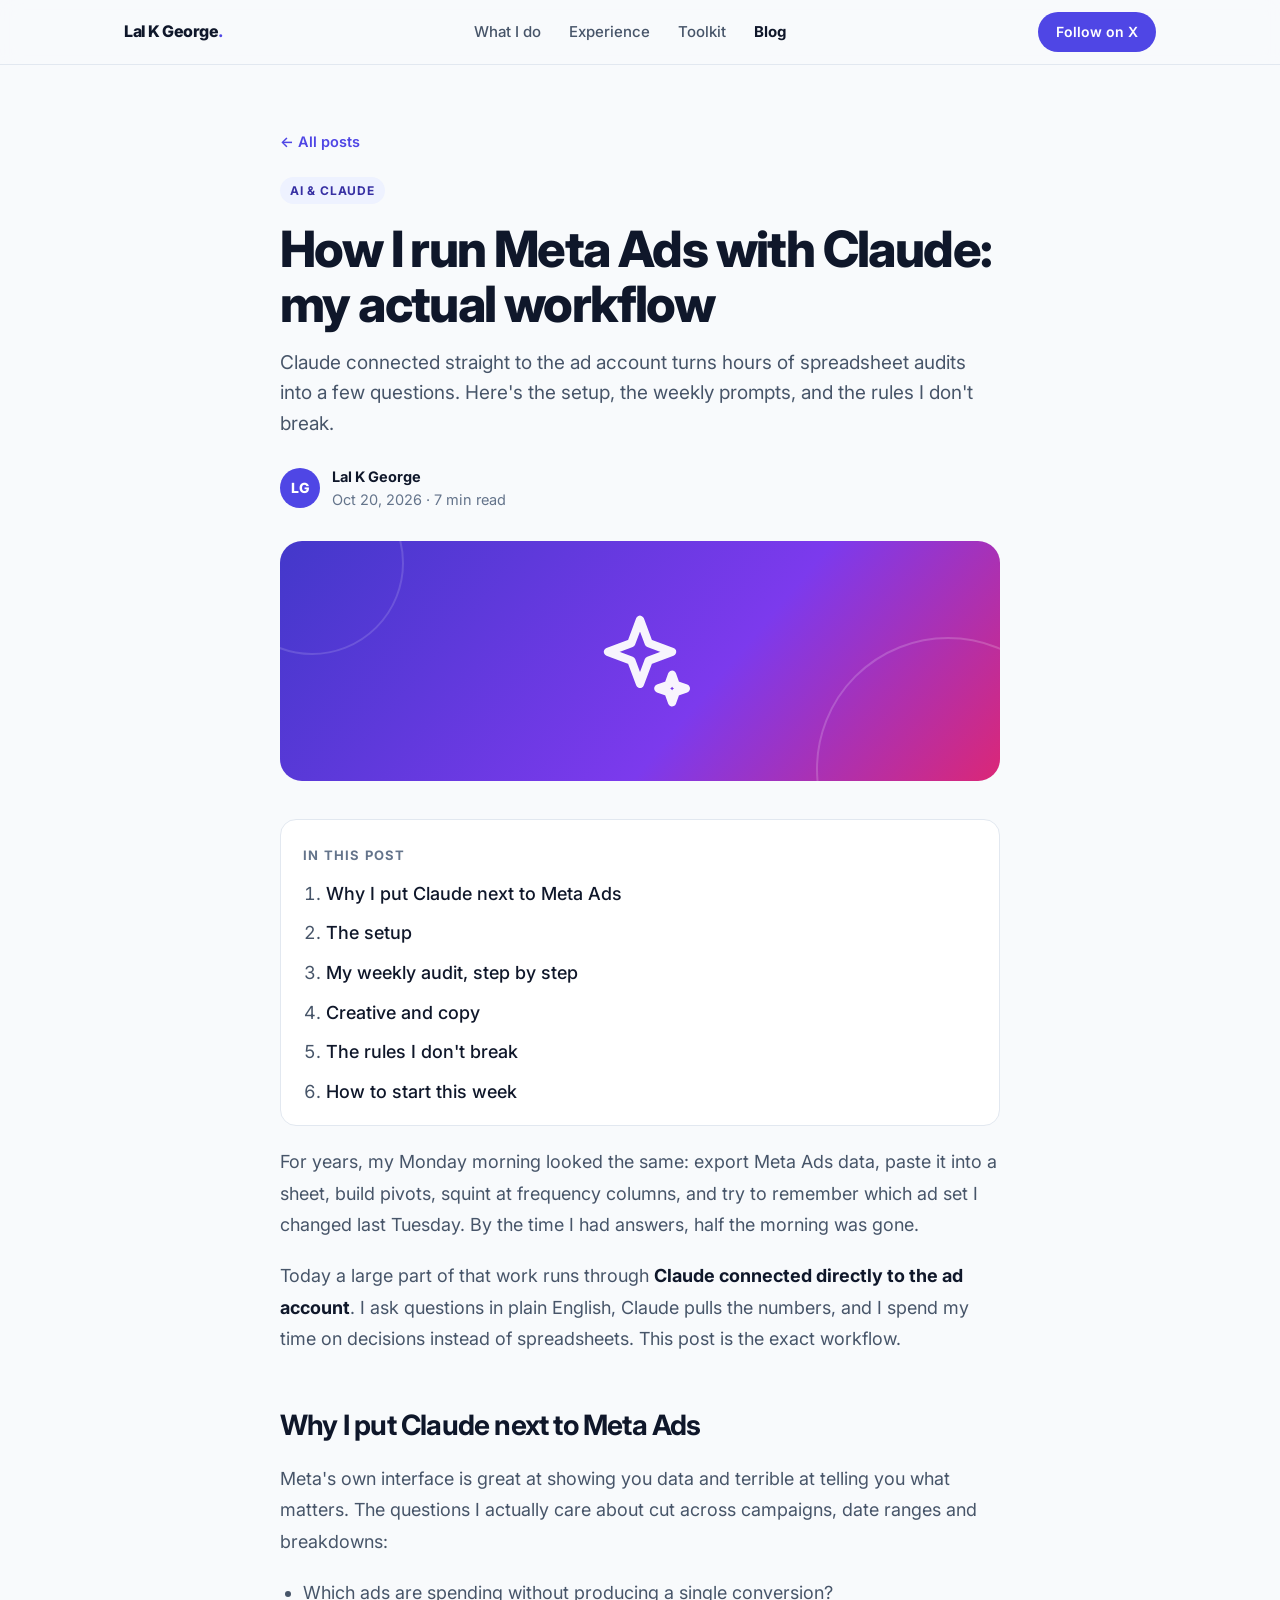
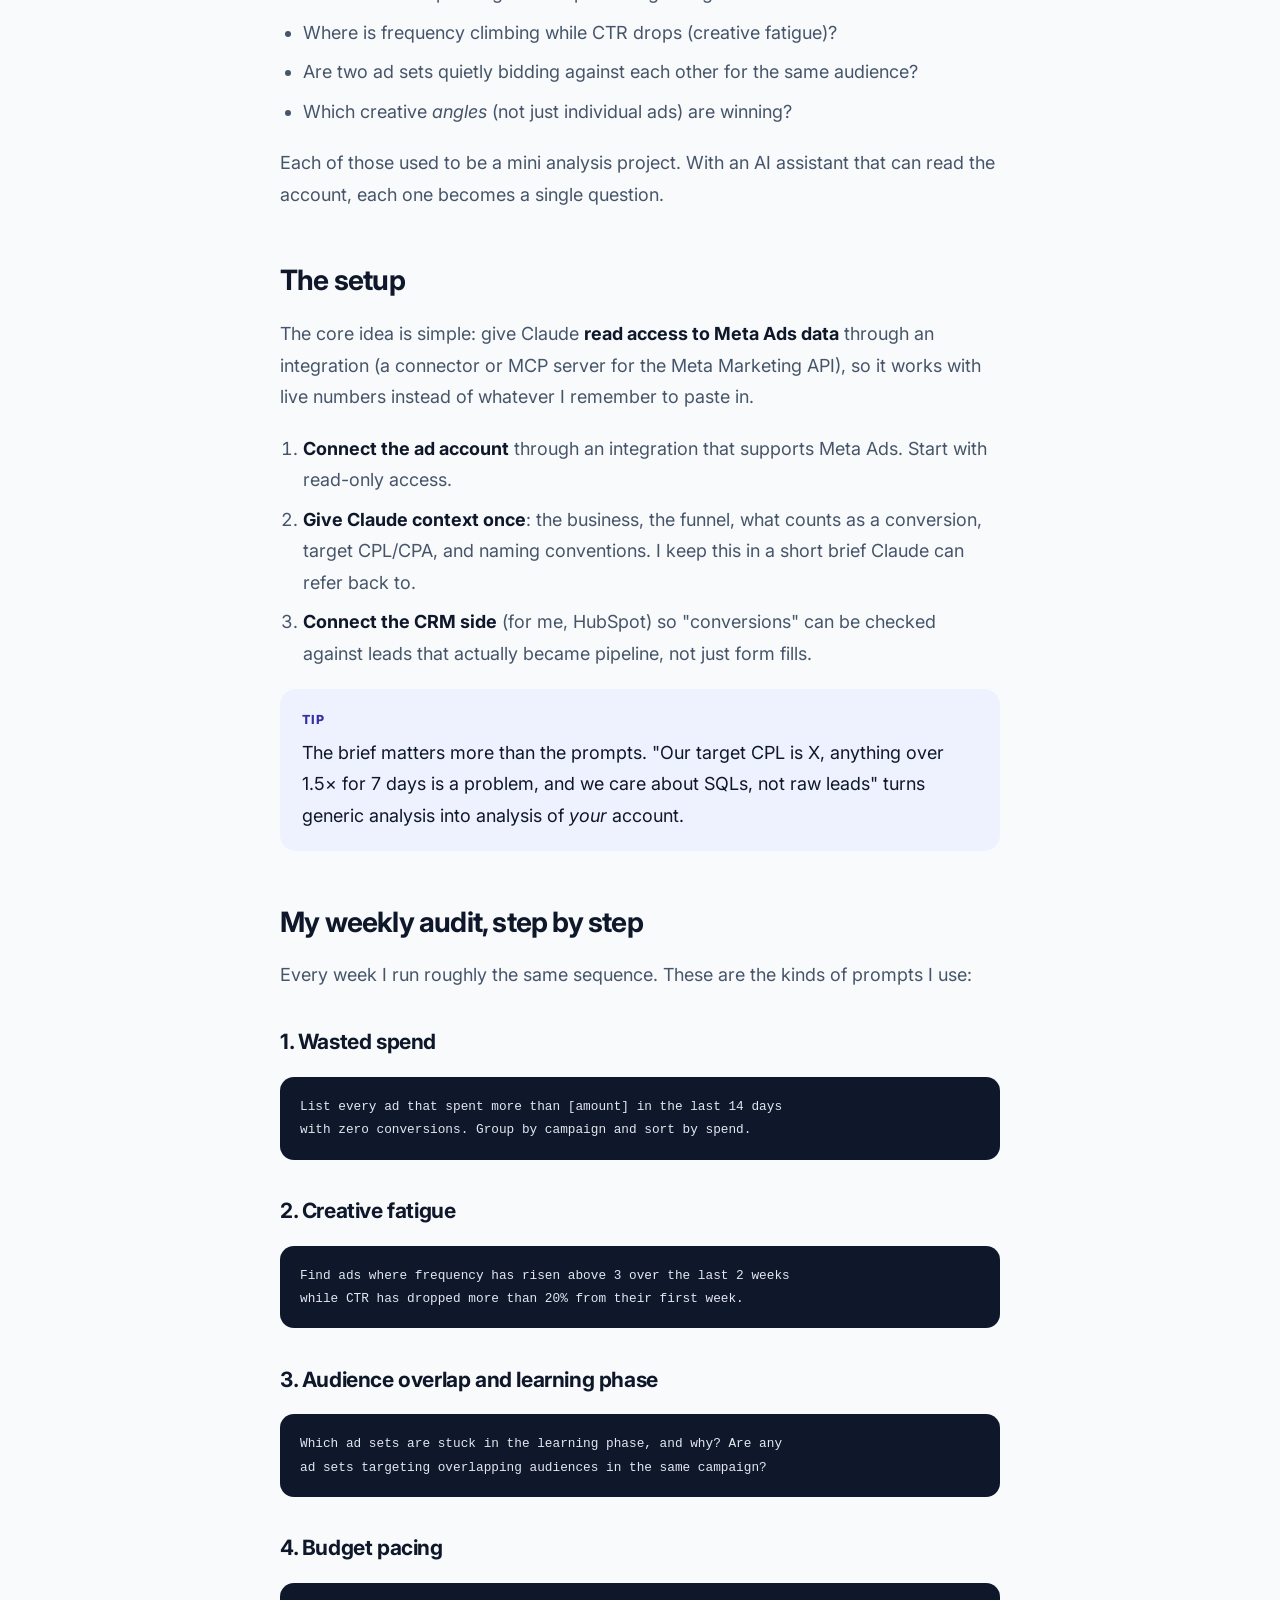
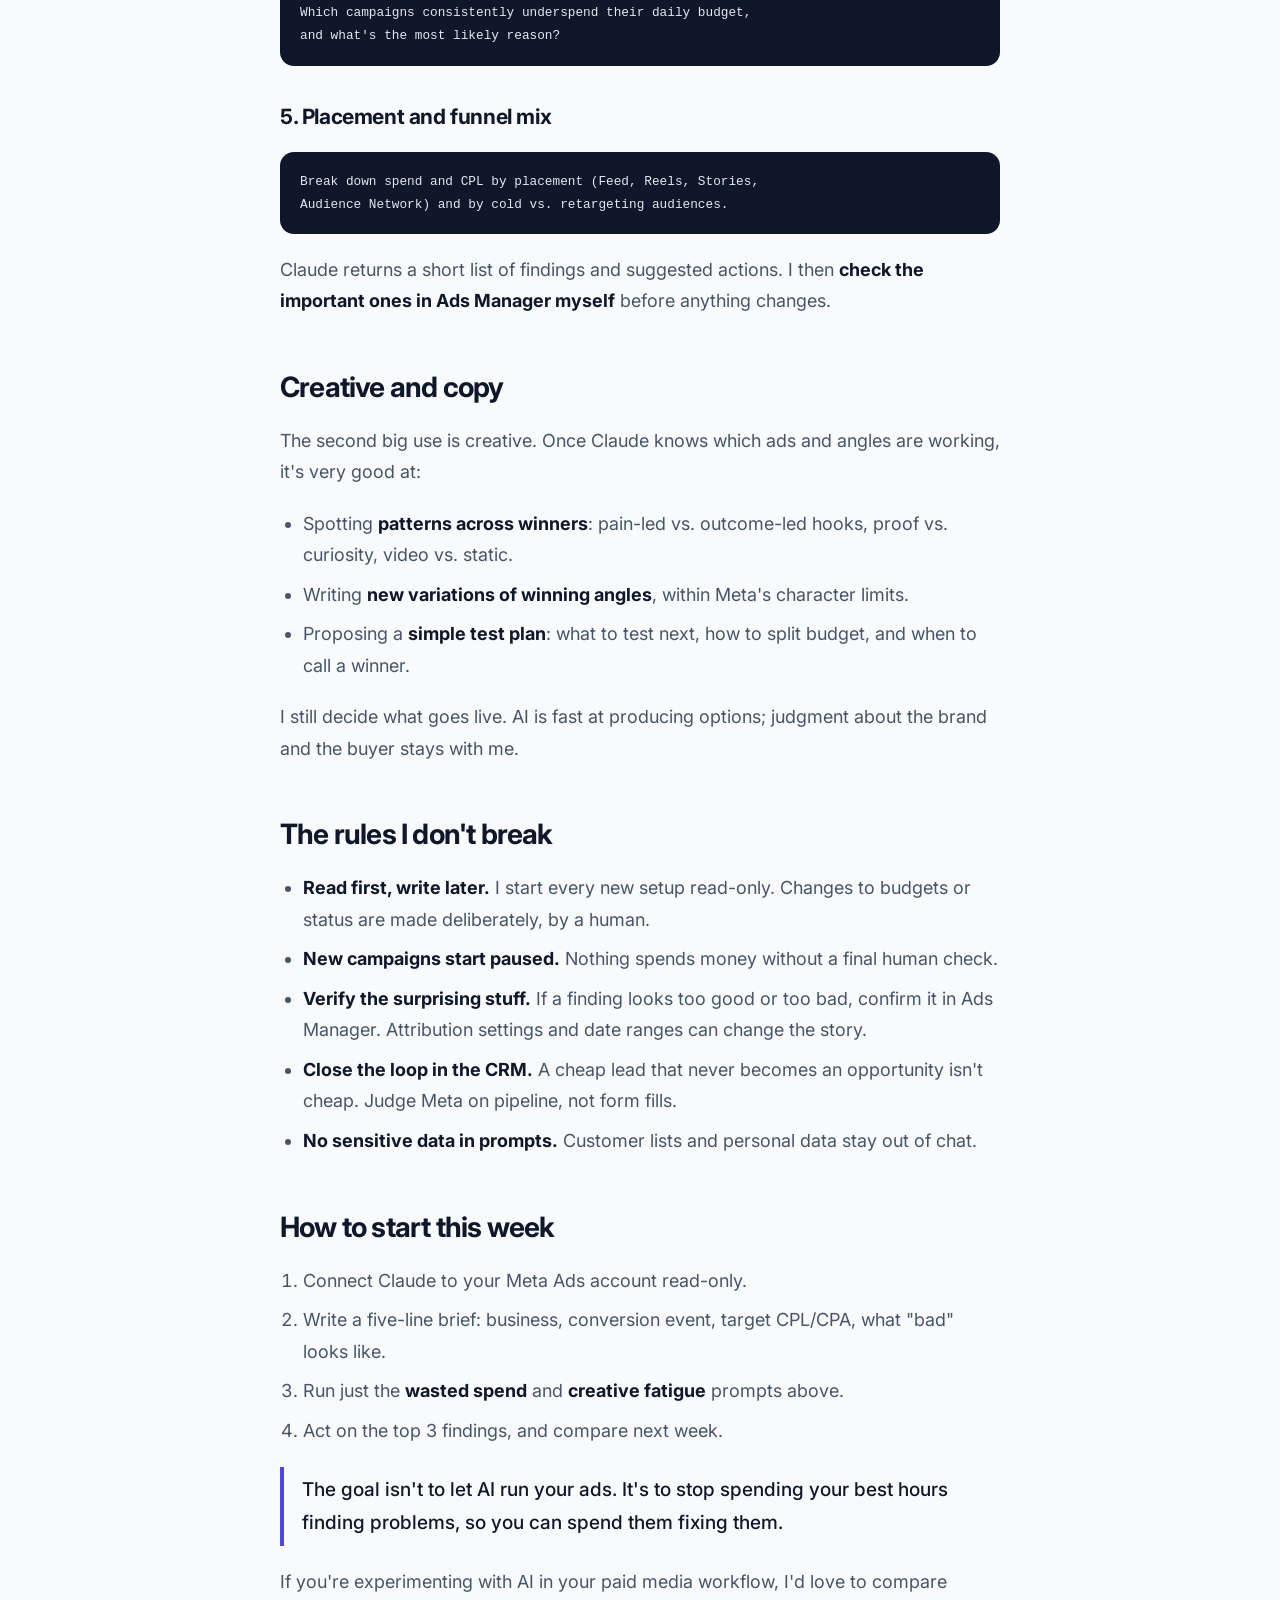
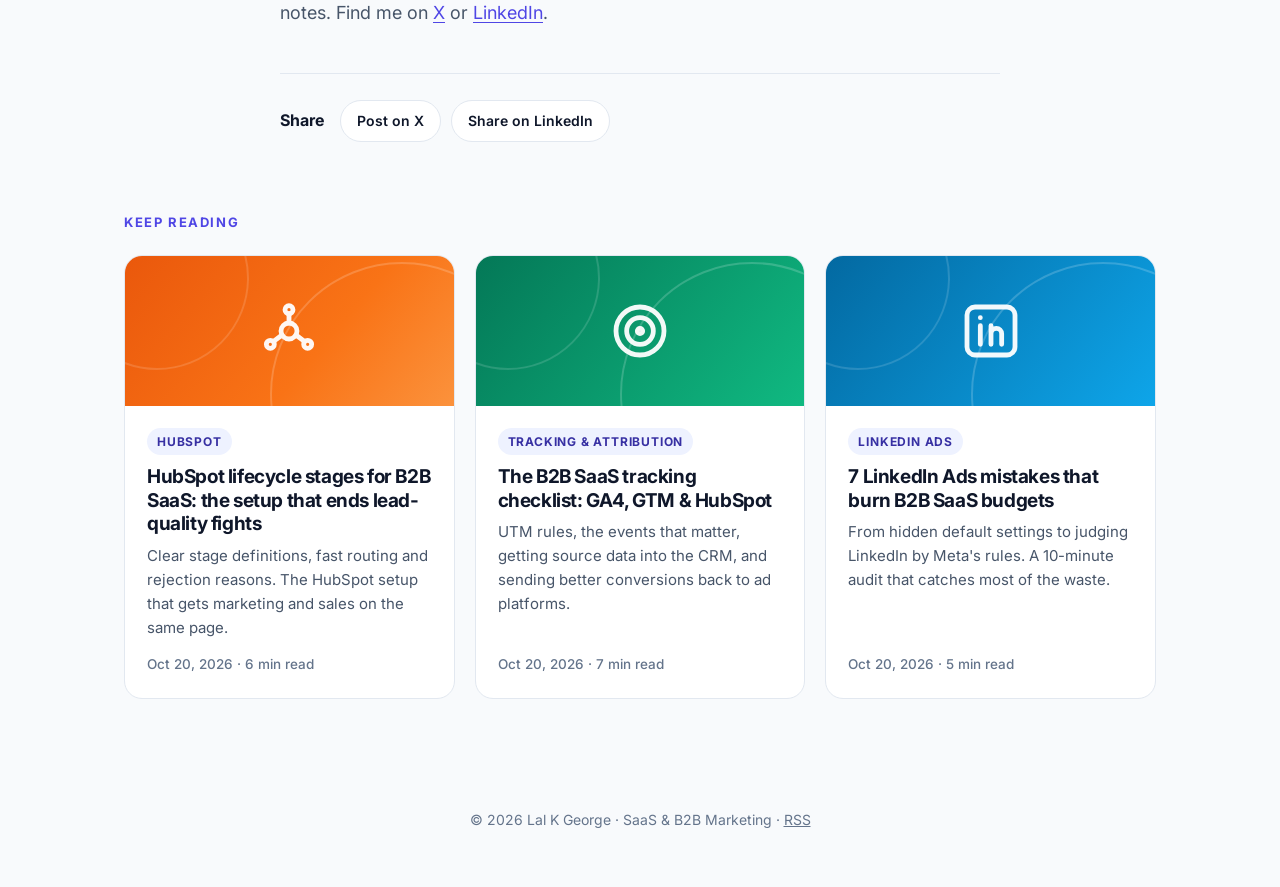
<file: blog/how-i-run-meta-ads-with-claude/index.html>
<!doctype html>
<html lang="en">
<head>
<meta charset="utf-8">
<meta name="viewport" content="width=device-width, initial-scale=1">
<title>How I run Meta Ads with Claude: my actual workflow | Lal K George</title>
<meta name="description" content="Claude connected straight to the ad account turns hours of spreadsheet audits into a few questions. Here&#x27;s the setup, the weekly prompts, and the rules I don&#x27;t break.">
<link rel="canonical" href="https://lalkgeorge.github.io/blog/how-i-run-meta-ads-with-claude/">
<meta property="og:title" content="How I run Meta Ads with Claude: my actual workflow | Lal K George">
<meta property="og:description" content="Claude connected straight to the ad account turns hours of spreadsheet audits into a few questions. Here&#x27;s the setup, the weekly prompts, and the rules I don&#x27;t break.">
<meta property="og:url" content="https://lalkgeorge.github.io/blog/how-i-run-meta-ads-with-claude/">
<meta property="og:type" content="article">
<meta name="twitter:card" content="summary">
<meta name="twitter:creator" content="@LALKGEORGE">
<link rel="alternate" type="application/rss+xml" title="Lal K George: SaaS marketing blog" href="https://lalkgeorge.github.io/feed.xml">
<link rel="icon" href="data:image/svg+xml,<svg xmlns='http://www.w3.org/2000/svg' viewBox='0 0 100 100'><rect width='100' height='100' rx='22' fill='%234f46e5'/><text x='50' y='66' font-size='46' font-family='Arial' font-weight='800' fill='white' text-anchor='middle'>LG</text></svg>">
<link rel="preconnect" href="https://fonts.googleapis.com"><link rel="preconnect" href="https://fonts.gstatic.com" crossorigin><link href="https://fonts.googleapis.com/css2?family=Inter:wght@400;500;600;700;800&display=swap" rel="stylesheet">
<link rel="stylesheet" href="../../assets/blog.css">
<!-- Google tag (gtag.js) -->
<script async src="https://www.googletagmanager.com/gtag/js?id=G-7RPEQ9YJLS"></script>
<script>
  window.dataLayer = window.dataLayer || [];
  function gtag(){dataLayer.push(arguments);}
  gtag('js', new Date());
  gtag('config', 'G-7RPEQ9YJLS');
  // Track clicks on X / LinkedIn / share buttons
  document.addEventListener('click', function(e){
    var a = e.target.closest && e.target.closest('a[href]'); if(!a) return;
    var h = a.href;
    var net = /x\.com\/intent|linkedin\.com\/sharing/.test(h) ? 'share' :
              /x\.com|twitter\.com/.test(h) ? 'x' : /linkedin\.com/.test(h) ? 'linkedin' : null;
    if(!net) return;
    gtag('event', net === 'share' ? 'share' : 'social_click', {
      method: /linkedin/.test(h) ? 'linkedin' : 'x', link_text: (a.textContent||'').trim().slice(0,60)
    });
  });
</script>
</head>
<body>
<nav>
  <div class="wrap">
    <a class="logo" href="../../">Lal K George<span>.</span></a>
    <div class="links">
      <a href="../../#services">What I do</a>
      <a href="../../#experience">Experience</a>
      <a href="../../#toolkit">Toolkit</a>
      <a class="on" href="../../blog/">Blog</a>
    </div>
    <a class="btn btn-primary" href="https://x.com/LALKGEORGE" target="_blank" rel="noopener">Follow on X</a>
  </div>
</nav>

<header class="ahead">
  <div class="wrap">
    <a class="back" href="../../blog/">← All posts</a>
    <div style="margin-top:22px"><span class="cat">AI &amp; Claude</span></div>
    <h1>How I run Meta Ads with Claude: my actual workflow</h1>
    <p class="dek">Claude connected straight to the ad account turns hours of spreadsheet audits into a few questions. Here&#x27;s the setup, the weekly prompts, and the rules I don&#x27;t break.</p>
    <div class="byline"><div class="av">LG</div><div><b>Lal K George</b>Oct 20, 2026 · 7 min read</div></div>
    <div class="art cover c-ai"><svg viewBox="0 0 24 24" fill="none" stroke="currentColor" stroke-width="1.8" stroke-linecap="round" stroke-linejoin="round"><path d="M12 3l1.9 5.1L19 10l-5.1 1.9L12 17l-1.9-5.1L5 10l5.1-1.9z"/><path d="M19 15l.8 2.2L22 18l-2.2.8L19 21l-.8-2.2L16 18l2.2-.8z"/></svg></div>
  </div>
</header>

<article class="article">
  <div class="wrap">
    <div class="prose">
<div class="toc"><b>In this post</b>
<ol>
<li><a href="#why">Why I put Claude next to Meta Ads</a></li>
<li><a href="#setup">The setup</a></li>
<li><a href="#weekly">My weekly audit, step by step</a></li>
<li><a href="#creative">Creative and copy</a></li>
<li><a href="#rules">The rules I don't break</a></li>
<li><a href="#start">How to start this week</a></li>
</ol></div>

<p>For years, my Monday morning looked the same: export Meta Ads data, paste it into a sheet, build pivots, squint at frequency columns, and try to remember which ad set I changed last Tuesday. By the time I had answers, half the morning was gone.</p>

<p>Today a large part of that work runs through <strong>Claude connected directly to the ad account</strong>. I ask questions in plain English, Claude pulls the numbers, and I spend my time on decisions instead of spreadsheets. This post is the exact workflow.</p>

<h2 id="why">Why I put Claude next to Meta Ads</h2>

<p>Meta's own interface is great at showing you data and terrible at telling you what matters. The questions I actually care about cut across campaigns, date ranges and breakdowns:</p>
<ul>
<li>Which ads are spending without producing a single conversion?</li>
<li>Where is frequency climbing while CTR drops (creative fatigue)?</li>
<li>Are two ad sets quietly bidding against each other for the same audience?</li>
<li>Which creative <em>angles</em> (not just individual ads) are winning?</li>
</ul>
<p>Each of those used to be a mini analysis project. With an AI assistant that can read the account, each one becomes a single question.</p>

<h2 id="setup">The setup</h2>

<p>The core idea is simple: give Claude <strong>read access to Meta Ads data</strong> through an integration (a connector or MCP server for the Meta Marketing API), so it works with live numbers instead of whatever I remember to paste in.</p>

<ol>
<li><strong>Connect the ad account</strong> through an integration that supports Meta Ads. Start with read-only access.</li>
<li><strong>Give Claude context once</strong>: the business, the funnel, what counts as a conversion, target CPL/CPA, and naming conventions. I keep this in a short brief Claude can refer back to.</li>
<li><strong>Connect the CRM side</strong> (for me, HubSpot) so "conversions" can be checked against leads that actually became pipeline, not just form fills.</li>
</ol>

<div class="callout"><span class="ct">Tip</span><p>The brief matters more than the prompts. "Our target CPL is X, anything over 1.5× for 7 days is a problem, and we care about SQLs, not raw leads" turns generic analysis into analysis of <em>your</em> account.</p></div>

<h2 id="weekly">My weekly audit, step by step</h2>

<p>Every week I run roughly the same sequence. These are the kinds of prompts I use:</p>

<h3>1. Wasted spend</h3>
<pre><code>List every ad that spent more than [amount] in the last 14 days
with zero conversions. Group by campaign and sort by spend.</code></pre>

<h3>2. Creative fatigue</h3>
<pre><code>Find ads where frequency has risen above 3 over the last 2 weeks
while CTR has dropped more than 20% from their first week.</code></pre>

<h3>3. Audience overlap and learning phase</h3>
<pre><code>Which ad sets are stuck in the learning phase, and why? Are any
ad sets targeting overlapping audiences in the same campaign?</code></pre>

<h3>4. Budget pacing</h3>
<pre><code>Which campaigns consistently underspend their daily budget,
and what's the most likely reason?</code></pre>

<h3>5. Placement and funnel mix</h3>
<pre><code>Break down spend and CPL by placement (Feed, Reels, Stories,
Audience Network) and by cold vs. retargeting audiences.</code></pre>

<p>Claude returns a short list of findings and suggested actions. I then <strong>check the important ones in Ads Manager myself</strong> before anything changes.</p>

<h2 id="creative">Creative and copy</h2>

<p>The second big use is creative. Once Claude knows which ads and angles are working, it's very good at:</p>
<ul>
<li>Spotting <strong>patterns across winners</strong>: pain-led vs. outcome-led hooks, proof vs. curiosity, video vs. static.</li>
<li>Writing <strong>new variations of winning angles</strong>, within Meta's character limits.</li>
<li>Proposing a <strong>simple test plan</strong>: what to test next, how to split budget, and when to call a winner.</li>
</ul>
<p>I still decide what goes live. AI is fast at producing options; judgment about the brand and the buyer stays with me.</p>

<h2 id="rules">The rules I don't break</h2>

<ul>
<li><strong>Read first, write later.</strong> I start every new setup read-only. Changes to budgets or status are made deliberately, by a human.</li>
<li><strong>New campaigns start paused.</strong> Nothing spends money without a final human check.</li>
<li><strong>Verify the surprising stuff.</strong> If a finding looks too good or too bad, confirm it in Ads Manager. Attribution settings and date ranges can change the story.</li>
<li><strong>Close the loop in the CRM.</strong> A cheap lead that never becomes an opportunity isn't cheap. Judge Meta on pipeline, not form fills.</li>
<li><strong>No sensitive data in prompts.</strong> Customer lists and personal data stay out of chat.</li>
</ul>

<h2 id="start">How to start this week</h2>

<ol>
<li>Connect Claude to your Meta Ads account read-only.</li>
<li>Write a five-line brief: business, conversion event, target CPL/CPA, what "bad" looks like.</li>
<li>Run just the <strong>wasted spend</strong> and <strong>creative fatigue</strong> prompts above.</li>
<li>Act on the top 3 findings, and compare next week.</li>
</ol>

<blockquote>The goal isn't to let AI run your ads. It's to stop spending your best hours finding problems, so you can spend them fixing them.</blockquote>

<p>If you're experimenting with AI in your paid media workflow, I'd love to compare notes. Find me on <a href="https://x.com/LALKGEORGE">X</a> or <a href="https://www.linkedin.com/in/lalkgeorge">LinkedIn</a>.</p>

    </div>
    <div class="share">
      <span>Share</span>
      <a href="https://x.com/intent/post?text=How%20I%20run%20Meta%20Ads%20with%20Claude%3A%20my%20actual%20workflow&url=https%3A%2F%2Flalkgeorge.github.io%2Fblog%2Fhow-i-run-meta-ads-with-claude%2F%3Futm_source%3Dshare" target="_blank" rel="noopener">Post on X</a>
      <a href="https://www.linkedin.com/sharing/share-offsite/?url=https%3A%2F%2Flalkgeorge.github.io%2Fblog%2Fhow-i-run-meta-ads-with-claude%2F%3Futm_source%3Dshare" target="_blank" rel="noopener">Share on LinkedIn</a>
    </div>
  </div>
</article>

<section class="more">
  <div class="wrap">
    <div class="label">Keep reading</div>
    <div class="posts"><a class="post" data-cat="hubspot" href="../../blog/hubspot-lifecycle-stages-b2b-saas/">
  <div class="art c-hubspot"><svg viewBox="0 0 24 24" fill="none" stroke="currentColor" stroke-width="1.8" stroke-linecap="round" stroke-linejoin="round"><circle cx="12" cy="12" r="3"/><circle cx="12" cy="4" r="1.5"/><circle cx="19" cy="17" r="1.5"/><circle cx="5" cy="17" r="1.5"/><path d="M12 9V5.5M14.6 13.5l3.2 2.4M9.4 13.5l-3.2 2.4"/></svg></div>
  <div class="body">
    <span class="cat">HubSpot</span>
    <h3>HubSpot lifecycle stages for B2B SaaS: the setup that ends lead-quality fights</h3>
    <p>Clear stage definitions, fast routing and rejection reasons. The HubSpot setup that gets marketing and sales on the same page.</p>
    <div class="meta">Oct 20, 2026 · 6 min read</div>
  </div>
</a><a class="post" data-cat="tracking" href="../../blog/b2b-saas-tracking-checklist/">
  <div class="art c-tracking"><svg viewBox="0 0 24 24" fill="none" stroke="currentColor" stroke-width="1.8" stroke-linecap="round" stroke-linejoin="round"><circle cx="12" cy="12" r="9"/><circle cx="12" cy="12" r="5"/><circle cx="12" cy="12" r="1"/></svg></div>
  <div class="body">
    <span class="cat">Tracking &amp; Attribution</span>
    <h3>The B2B SaaS tracking checklist: GA4, GTM &amp; HubSpot</h3>
    <p>UTM rules, the events that matter, getting source data into the CRM, and sending better conversions back to ad platforms.</p>
    <div class="meta">Oct 20, 2026 · 7 min read</div>
  </div>
</a><a class="post" data-cat="linkedin" href="../../blog/linkedin-ads-b2b-saas-mistakes/">
  <div class="art c-linkedin"><svg viewBox="0 0 24 24" fill="none" stroke="currentColor" stroke-width="1.8" stroke-linecap="round" stroke-linejoin="round"><rect x="3" y="3" width="18" height="18" rx="3"/><path d="M8 10v7M8 7v.01M12 17v-4a2 2 0 0 1 4 0v4M12 10v7"/></svg></div>
  <div class="body">
    <span class="cat">LinkedIn Ads</span>
    <h3>7 LinkedIn Ads mistakes that burn B2B SaaS budgets</h3>
    <p>From hidden default settings to judging LinkedIn by Meta&#x27;s rules. A 10-minute audit that catches most of the waste.</p>
    <div class="meta">Oct 20, 2026 · 5 min read</div>
  </div>
</a></div>
  </div>
</section>
<footer>© 2026 Lal K George · SaaS &amp; B2B Marketing · <a href="../../feed.xml">RSS</a></footer>
</body>
</html>
</file>
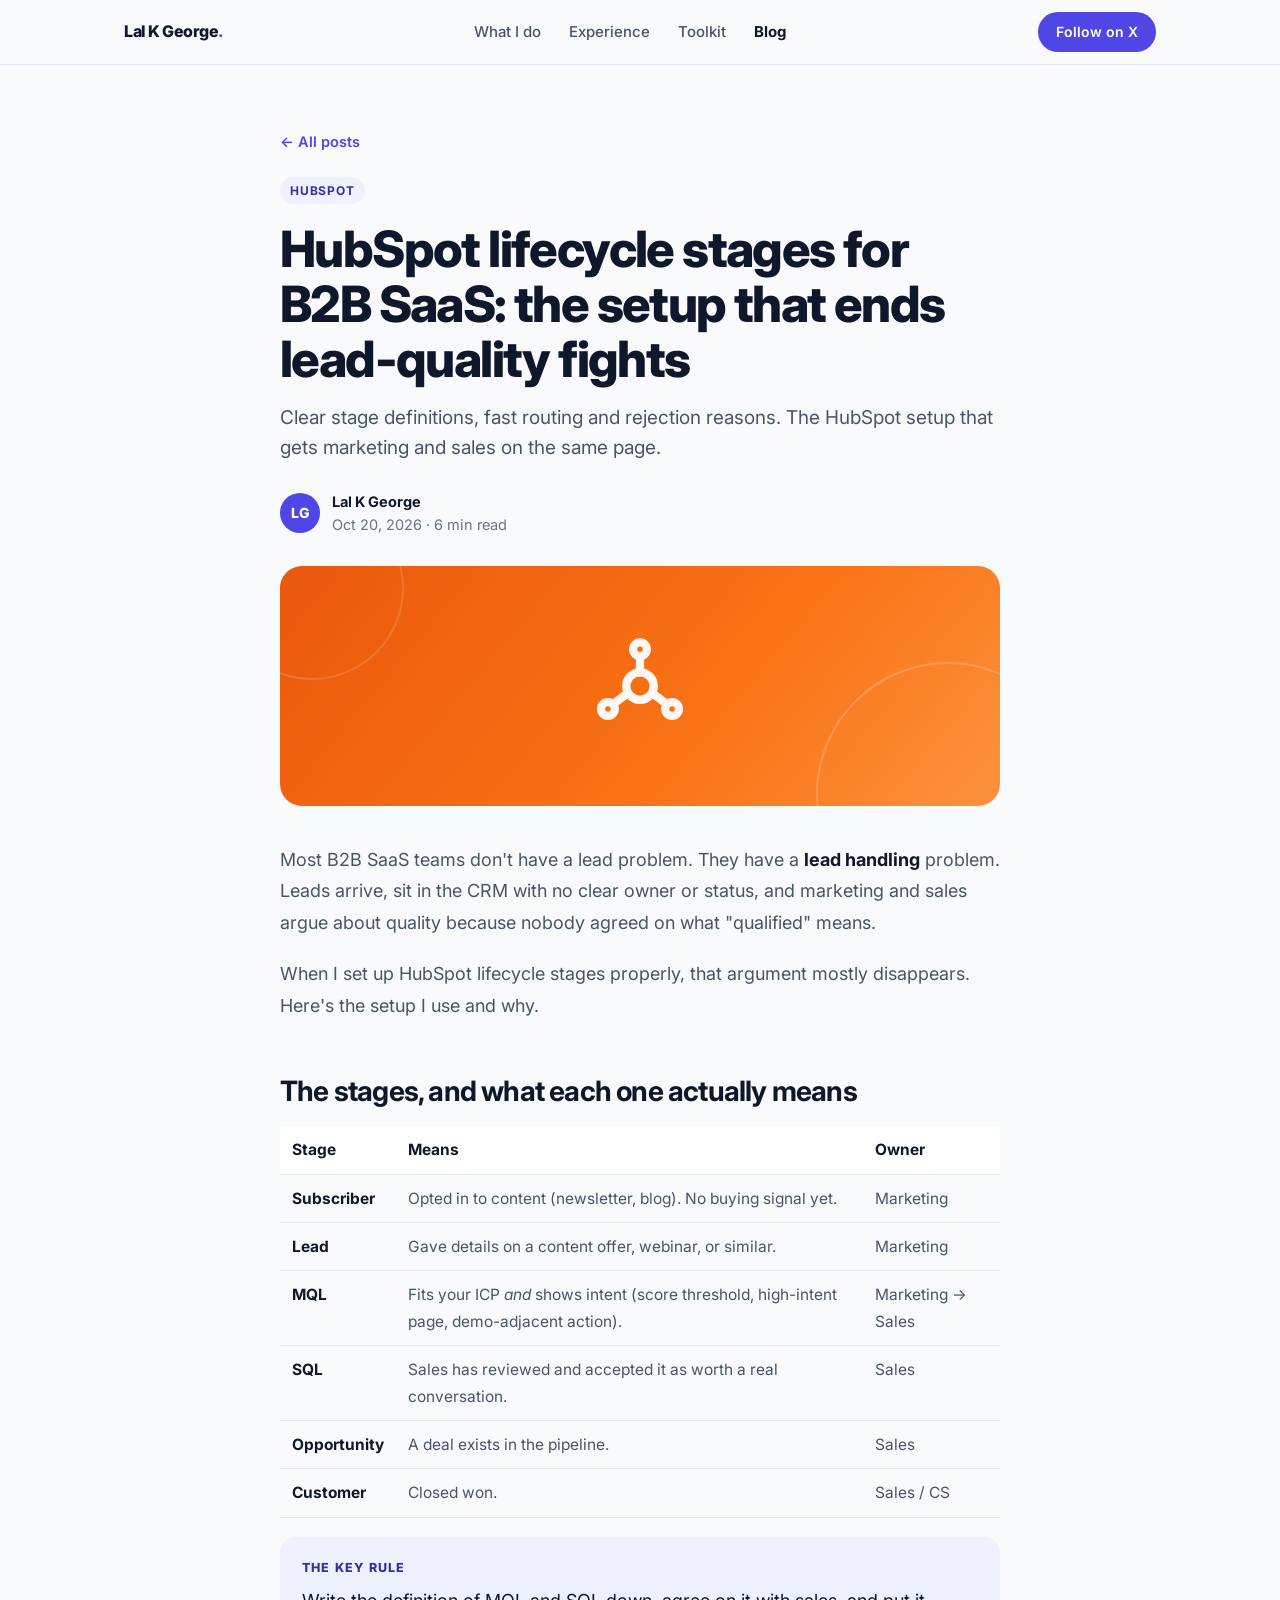
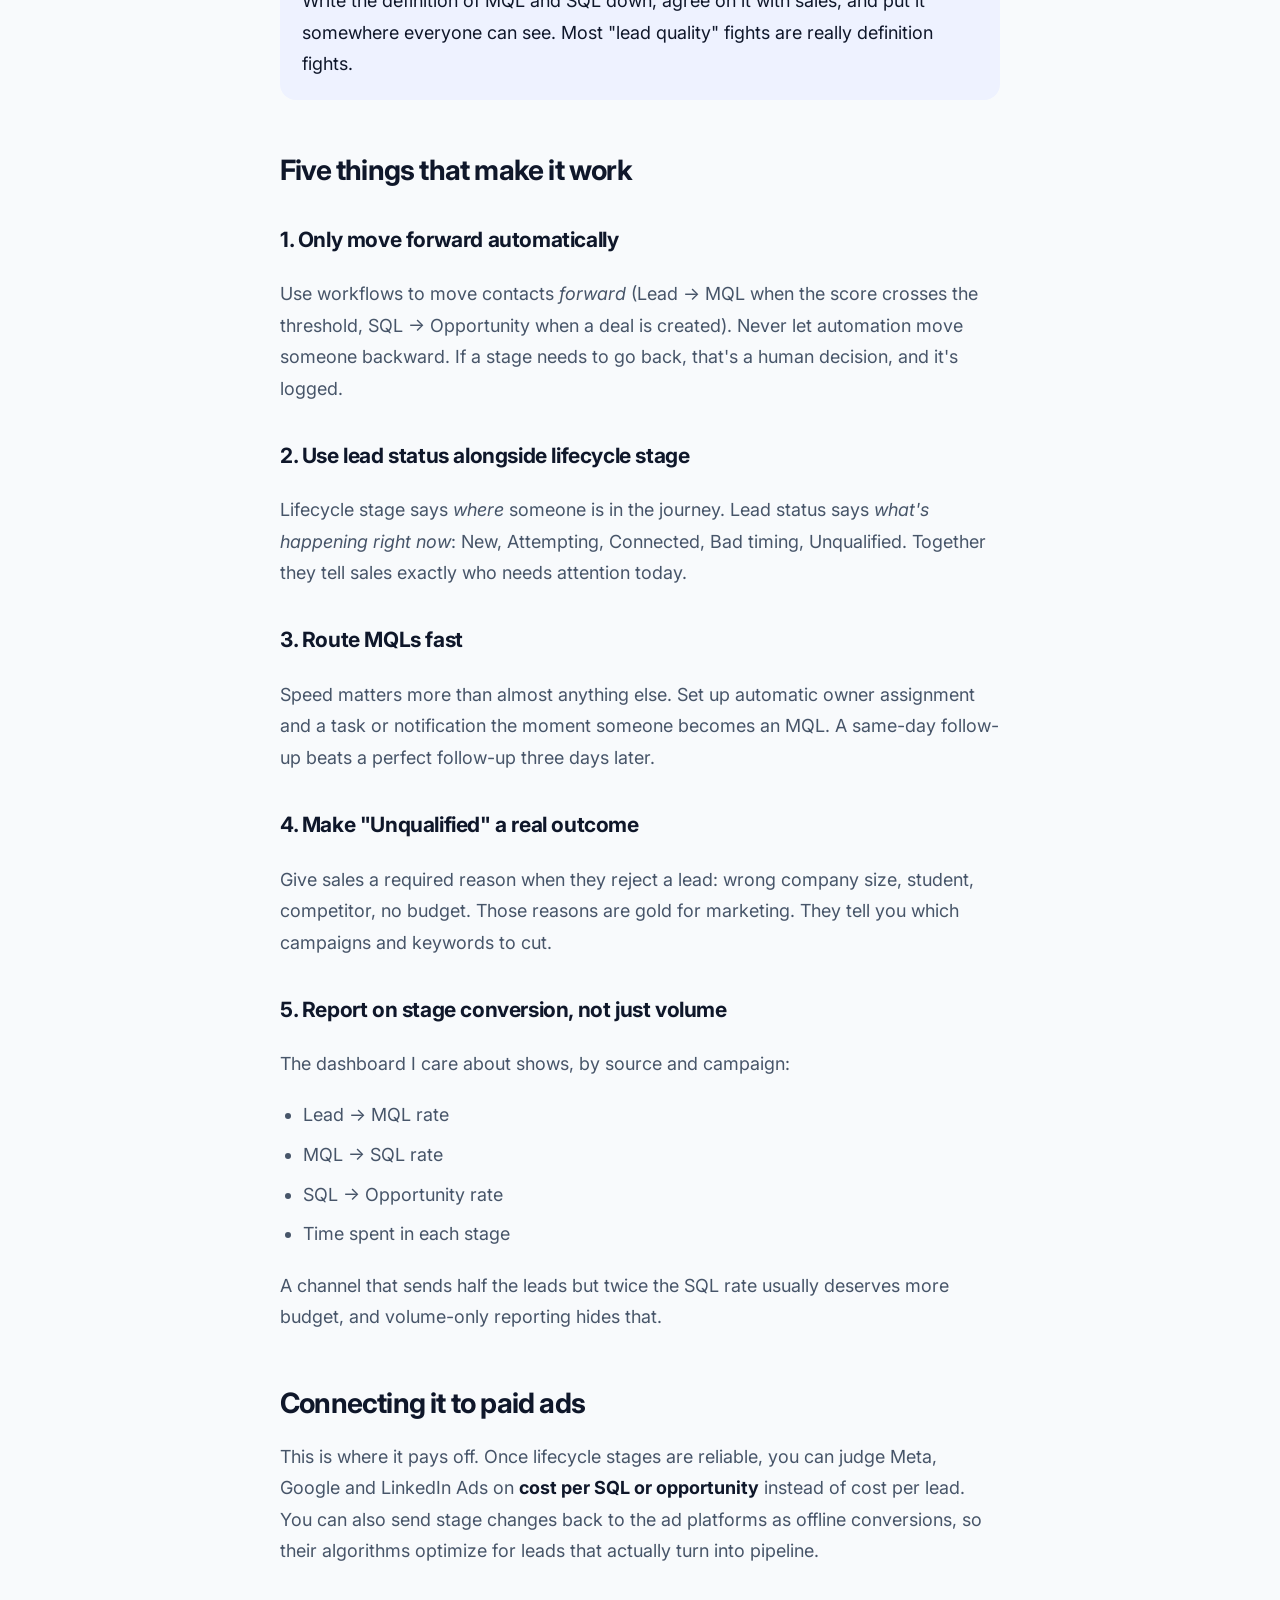
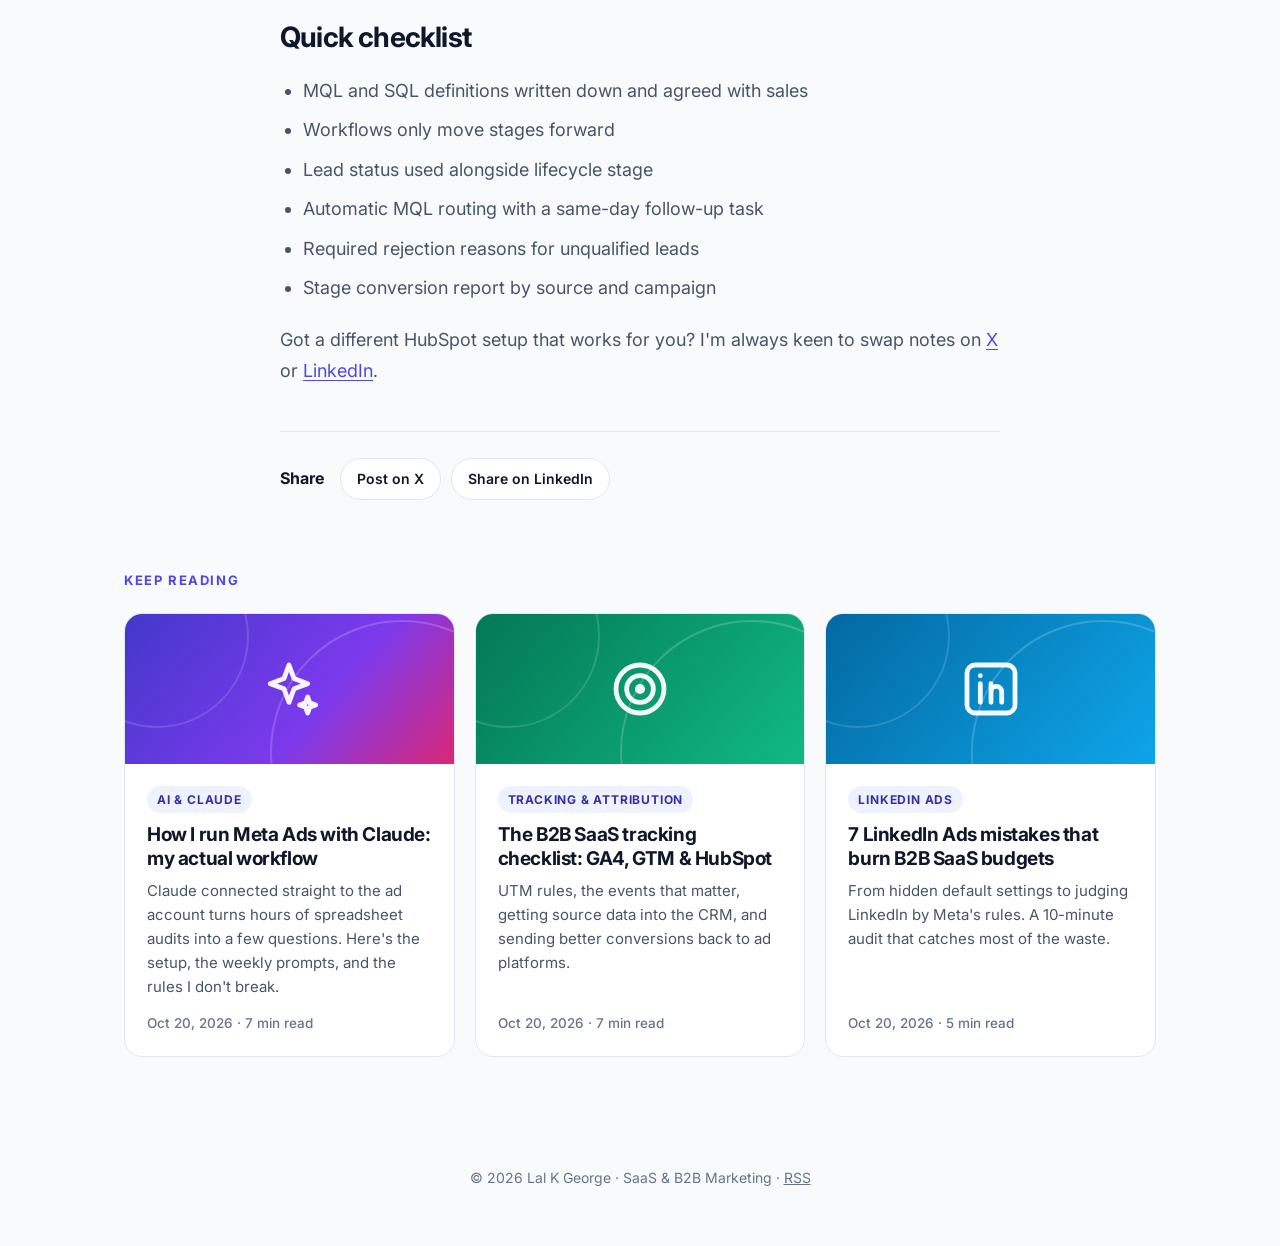
<file: blog/hubspot-lifecycle-stages-b2b-saas/index.html>
<!doctype html>
<html lang="en">
<head>
<meta charset="utf-8">
<meta name="viewport" content="width=device-width, initial-scale=1">
<title>HubSpot lifecycle stages for B2B SaaS: the setup that ends lead-quality fights | Lal K George</title>
<meta name="description" content="Clear stage definitions, fast routing and rejection reasons. The HubSpot setup that gets marketing and sales on the same page.">
<link rel="canonical" href="https://lalkgeorge.github.io/blog/hubspot-lifecycle-stages-b2b-saas/">
<meta property="og:title" content="HubSpot lifecycle stages for B2B SaaS: the setup that ends lead-quality fights | Lal K George">
<meta property="og:description" content="Clear stage definitions, fast routing and rejection reasons. The HubSpot setup that gets marketing and sales on the same page.">
<meta property="og:url" content="https://lalkgeorge.github.io/blog/hubspot-lifecycle-stages-b2b-saas/">
<meta property="og:type" content="article">
<meta name="twitter:card" content="summary">
<meta name="twitter:creator" content="@LALKGEORGE">
<link rel="alternate" type="application/rss+xml" title="Lal K George: SaaS marketing blog" href="https://lalkgeorge.github.io/feed.xml">
<link rel="icon" href="data:image/svg+xml,<svg xmlns='http://www.w3.org/2000/svg' viewBox='0 0 100 100'><rect width='100' height='100' rx='22' fill='%234f46e5'/><text x='50' y='66' font-size='46' font-family='Arial' font-weight='800' fill='white' text-anchor='middle'>LG</text></svg>">
<link rel="preconnect" href="https://fonts.googleapis.com"><link rel="preconnect" href="https://fonts.gstatic.com" crossorigin><link href="https://fonts.googleapis.com/css2?family=Inter:wght@400;500;600;700;800&display=swap" rel="stylesheet">
<link rel="stylesheet" href="../../assets/blog.css">
<!-- Google tag (gtag.js) -->
<script async src="https://www.googletagmanager.com/gtag/js?id=G-7RPEQ9YJLS"></script>
<script>
  window.dataLayer = window.dataLayer || [];
  function gtag(){dataLayer.push(arguments);}
  gtag('js', new Date());
  gtag('config', 'G-7RPEQ9YJLS');
  // Track clicks on X / LinkedIn / share buttons
  document.addEventListener('click', function(e){
    var a = e.target.closest && e.target.closest('a[href]'); if(!a) return;
    var h = a.href;
    var net = /x\.com\/intent|linkedin\.com\/sharing/.test(h) ? 'share' :
              /x\.com|twitter\.com/.test(h) ? 'x' : /linkedin\.com/.test(h) ? 'linkedin' : null;
    if(!net) return;
    gtag('event', net === 'share' ? 'share' : 'social_click', {
      method: /linkedin/.test(h) ? 'linkedin' : 'x', link_text: (a.textContent||'').trim().slice(0,60)
    });
  });
</script>
</head>
<body>
<nav>
  <div class="wrap">
    <a class="logo" href="../../">Lal K George<span>.</span></a>
    <div class="links">
      <a href="../../#services">What I do</a>
      <a href="../../#experience">Experience</a>
      <a href="../../#toolkit">Toolkit</a>
      <a class="on" href="../../blog/">Blog</a>
    </div>
    <a class="btn btn-primary" href="https://x.com/LALKGEORGE" target="_blank" rel="noopener">Follow on X</a>
  </div>
</nav>

<header class="ahead">
  <div class="wrap">
    <a class="back" href="../../blog/">← All posts</a>
    <div style="margin-top:22px"><span class="cat">HubSpot</span></div>
    <h1>HubSpot lifecycle stages for B2B SaaS: the setup that ends lead-quality fights</h1>
    <p class="dek">Clear stage definitions, fast routing and rejection reasons. The HubSpot setup that gets marketing and sales on the same page.</p>
    <div class="byline"><div class="av">LG</div><div><b>Lal K George</b>Oct 20, 2026 · 6 min read</div></div>
    <div class="art cover c-hubspot"><svg viewBox="0 0 24 24" fill="none" stroke="currentColor" stroke-width="1.8" stroke-linecap="round" stroke-linejoin="round"><circle cx="12" cy="12" r="3"/><circle cx="12" cy="4" r="1.5"/><circle cx="19" cy="17" r="1.5"/><circle cx="5" cy="17" r="1.5"/><path d="M12 9V5.5M14.6 13.5l3.2 2.4M9.4 13.5l-3.2 2.4"/></svg></div>
  </div>
</header>

<article class="article">
  <div class="wrap">
    <div class="prose">
<p>Most B2B SaaS teams don't have a lead problem. They have a <strong>lead handling</strong> problem. Leads arrive, sit in the CRM with no clear owner or status, and marketing and sales argue about quality because nobody agreed on what "qualified" means.</p>

<p>When I set up HubSpot lifecycle stages properly, that argument mostly disappears. Here's the setup I use and why.</p>

<h2>The stages, and what each one actually means</h2>

<table>
<thead><tr><th>Stage</th><th>Means</th><th>Owner</th></tr></thead>
<tbody>
<tr><td><strong>Subscriber</strong></td><td>Opted in to content (newsletter, blog). No buying signal yet.</td><td>Marketing</td></tr>
<tr><td><strong>Lead</strong></td><td>Gave details on a content offer, webinar, or similar.</td><td>Marketing</td></tr>
<tr><td><strong>MQL</strong></td><td>Fits your ICP <em>and</em> shows intent (score threshold, high-intent page, demo-adjacent action).</td><td>Marketing → Sales</td></tr>
<tr><td><strong>SQL</strong></td><td>Sales has reviewed and accepted it as worth a real conversation.</td><td>Sales</td></tr>
<tr><td><strong>Opportunity</strong></td><td>A deal exists in the pipeline.</td><td>Sales</td></tr>
<tr><td><strong>Customer</strong></td><td>Closed won.</td><td>Sales / CS</td></tr>
</tbody>
</table>

<div class="callout"><span class="ct">The key rule</span><p>Write the definition of MQL and SQL down, agree on it with sales, and put it somewhere everyone can see. Most "lead quality" fights are really definition fights.</p></div>

<h2>Five things that make it work</h2>

<h3>1. Only move forward automatically</h3>
<p>Use workflows to move contacts <em>forward</em> (Lead → MQL when the score crosses the threshold, SQL → Opportunity when a deal is created). Never let automation move someone backward. If a stage needs to go back, that's a human decision, and it's logged.</p>

<h3>2. Use lead status alongside lifecycle stage</h3>
<p>Lifecycle stage says <em>where</em> someone is in the journey. Lead status says <em>what's happening right now</em>: New, Attempting, Connected, Bad timing, Unqualified. Together they tell sales exactly who needs attention today.</p>

<h3>3. Route MQLs fast</h3>
<p>Speed matters more than almost anything else. Set up automatic owner assignment and a task or notification the moment someone becomes an MQL. A same-day follow-up beats a perfect follow-up three days later.</p>

<h3>4. Make "Unqualified" a real outcome</h3>
<p>Give sales a required reason when they reject a lead: wrong company size, student, competitor, no budget. Those reasons are gold for marketing. They tell you which campaigns and keywords to cut.</p>

<h3>5. Report on stage conversion, not just volume</h3>
<p>The dashboard I care about shows, by source and campaign:</p>
<ul>
<li>Lead → MQL rate</li>
<li>MQL → SQL rate</li>
<li>SQL → Opportunity rate</li>
<li>Time spent in each stage</li>
</ul>
<p>A channel that sends half the leads but twice the SQL rate usually deserves more budget, and volume-only reporting hides that.</p>

<h2>Connecting it to paid ads</h2>

<p>This is where it pays off. Once lifecycle stages are reliable, you can judge Meta, Google and LinkedIn Ads on <strong>cost per SQL or opportunity</strong> instead of cost per lead. You can also send stage changes back to the ad platforms as offline conversions, so their algorithms optimize for leads that actually turn into pipeline.</p>

<h2>Quick checklist</h2>
<ul>
<li>MQL and SQL definitions written down and agreed with sales</li>
<li>Workflows only move stages forward</li>
<li>Lead status used alongside lifecycle stage</li>
<li>Automatic MQL routing with a same-day follow-up task</li>
<li>Required rejection reasons for unqualified leads</li>
<li>Stage conversion report by source and campaign</li>
</ul>

<p>Got a different HubSpot setup that works for you? I'm always keen to swap notes on <a href="https://x.com/LALKGEORGE">X</a> or <a href="https://www.linkedin.com/in/lalkgeorge">LinkedIn</a>.</p>

    </div>
    <div class="share">
      <span>Share</span>
      <a href="https://x.com/intent/post?text=HubSpot%20lifecycle%20stages%20for%20B2B%20SaaS%3A%20the%20setup%20that%20ends%20lead-quality%20fights&url=https%3A%2F%2Flalkgeorge.github.io%2Fblog%2Fhubspot-lifecycle-stages-b2b-saas%2F%3Futm_source%3Dshare" target="_blank" rel="noopener">Post on X</a>
      <a href="https://www.linkedin.com/sharing/share-offsite/?url=https%3A%2F%2Flalkgeorge.github.io%2Fblog%2Fhubspot-lifecycle-stages-b2b-saas%2F%3Futm_source%3Dshare" target="_blank" rel="noopener">Share on LinkedIn</a>
    </div>
  </div>
</article>

<section class="more">
  <div class="wrap">
    <div class="label">Keep reading</div>
    <div class="posts"><a class="post" data-cat="ai" href="../../blog/how-i-run-meta-ads-with-claude/">
  <div class="art c-ai"><svg viewBox="0 0 24 24" fill="none" stroke="currentColor" stroke-width="1.8" stroke-linecap="round" stroke-linejoin="round"><path d="M12 3l1.9 5.1L19 10l-5.1 1.9L12 17l-1.9-5.1L5 10l5.1-1.9z"/><path d="M19 15l.8 2.2L22 18l-2.2.8L19 21l-.8-2.2L16 18l2.2-.8z"/></svg></div>
  <div class="body">
    <span class="cat">AI &amp; Claude</span>
    <h3>How I run Meta Ads with Claude: my actual workflow</h3>
    <p>Claude connected straight to the ad account turns hours of spreadsheet audits into a few questions. Here&#x27;s the setup, the weekly prompts, and the rules I don&#x27;t break.</p>
    <div class="meta">Oct 20, 2026 · 7 min read</div>
  </div>
</a><a class="post" data-cat="tracking" href="../../blog/b2b-saas-tracking-checklist/">
  <div class="art c-tracking"><svg viewBox="0 0 24 24" fill="none" stroke="currentColor" stroke-width="1.8" stroke-linecap="round" stroke-linejoin="round"><circle cx="12" cy="12" r="9"/><circle cx="12" cy="12" r="5"/><circle cx="12" cy="12" r="1"/></svg></div>
  <div class="body">
    <span class="cat">Tracking &amp; Attribution</span>
    <h3>The B2B SaaS tracking checklist: GA4, GTM &amp; HubSpot</h3>
    <p>UTM rules, the events that matter, getting source data into the CRM, and sending better conversions back to ad platforms.</p>
    <div class="meta">Oct 20, 2026 · 7 min read</div>
  </div>
</a><a class="post" data-cat="linkedin" href="../../blog/linkedin-ads-b2b-saas-mistakes/">
  <div class="art c-linkedin"><svg viewBox="0 0 24 24" fill="none" stroke="currentColor" stroke-width="1.8" stroke-linecap="round" stroke-linejoin="round"><rect x="3" y="3" width="18" height="18" rx="3"/><path d="M8 10v7M8 7v.01M12 17v-4a2 2 0 0 1 4 0v4M12 10v7"/></svg></div>
  <div class="body">
    <span class="cat">LinkedIn Ads</span>
    <h3>7 LinkedIn Ads mistakes that burn B2B SaaS budgets</h3>
    <p>From hidden default settings to judging LinkedIn by Meta&#x27;s rules. A 10-minute audit that catches most of the waste.</p>
    <div class="meta">Oct 20, 2026 · 5 min read</div>
  </div>
</a></div>
  </div>
</section>
<footer>© 2026 Lal K George · SaaS &amp; B2B Marketing · <a href="../../feed.xml">RSS</a></footer>
</body>
</html>
</file>
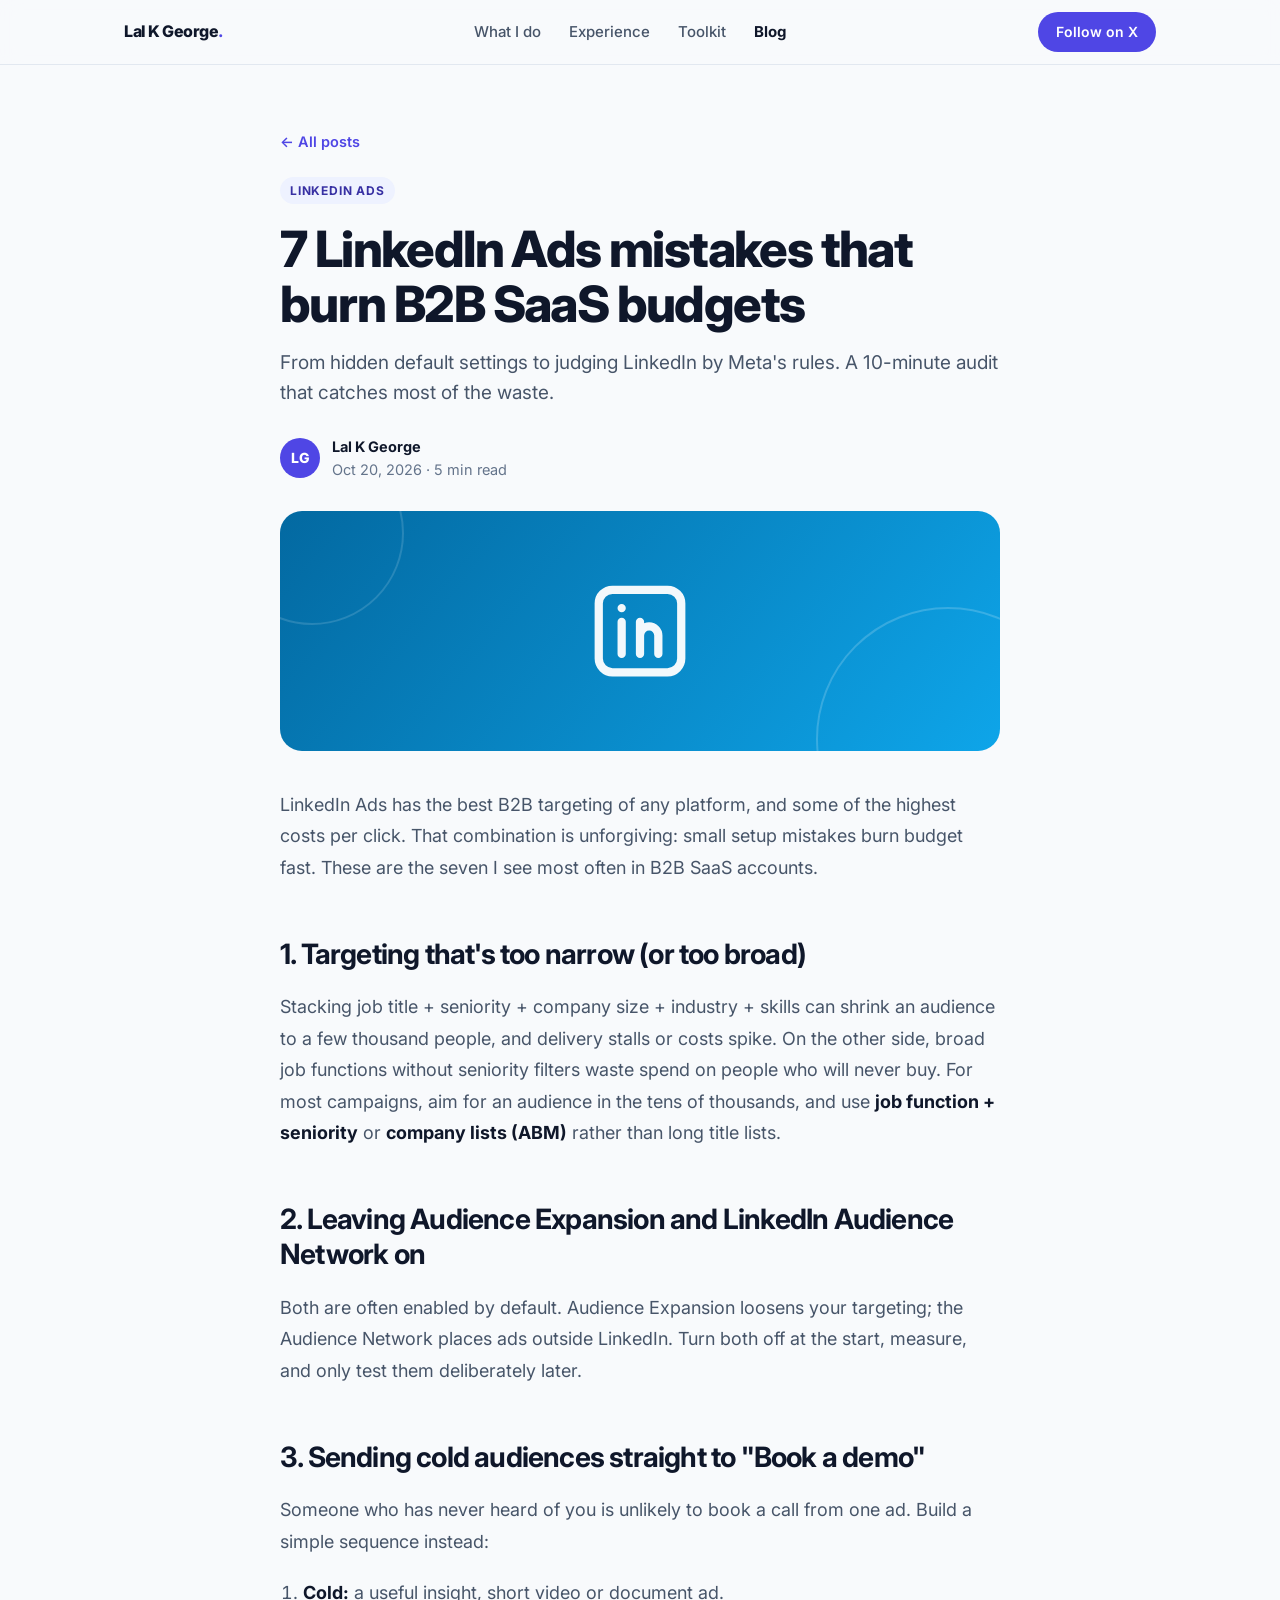
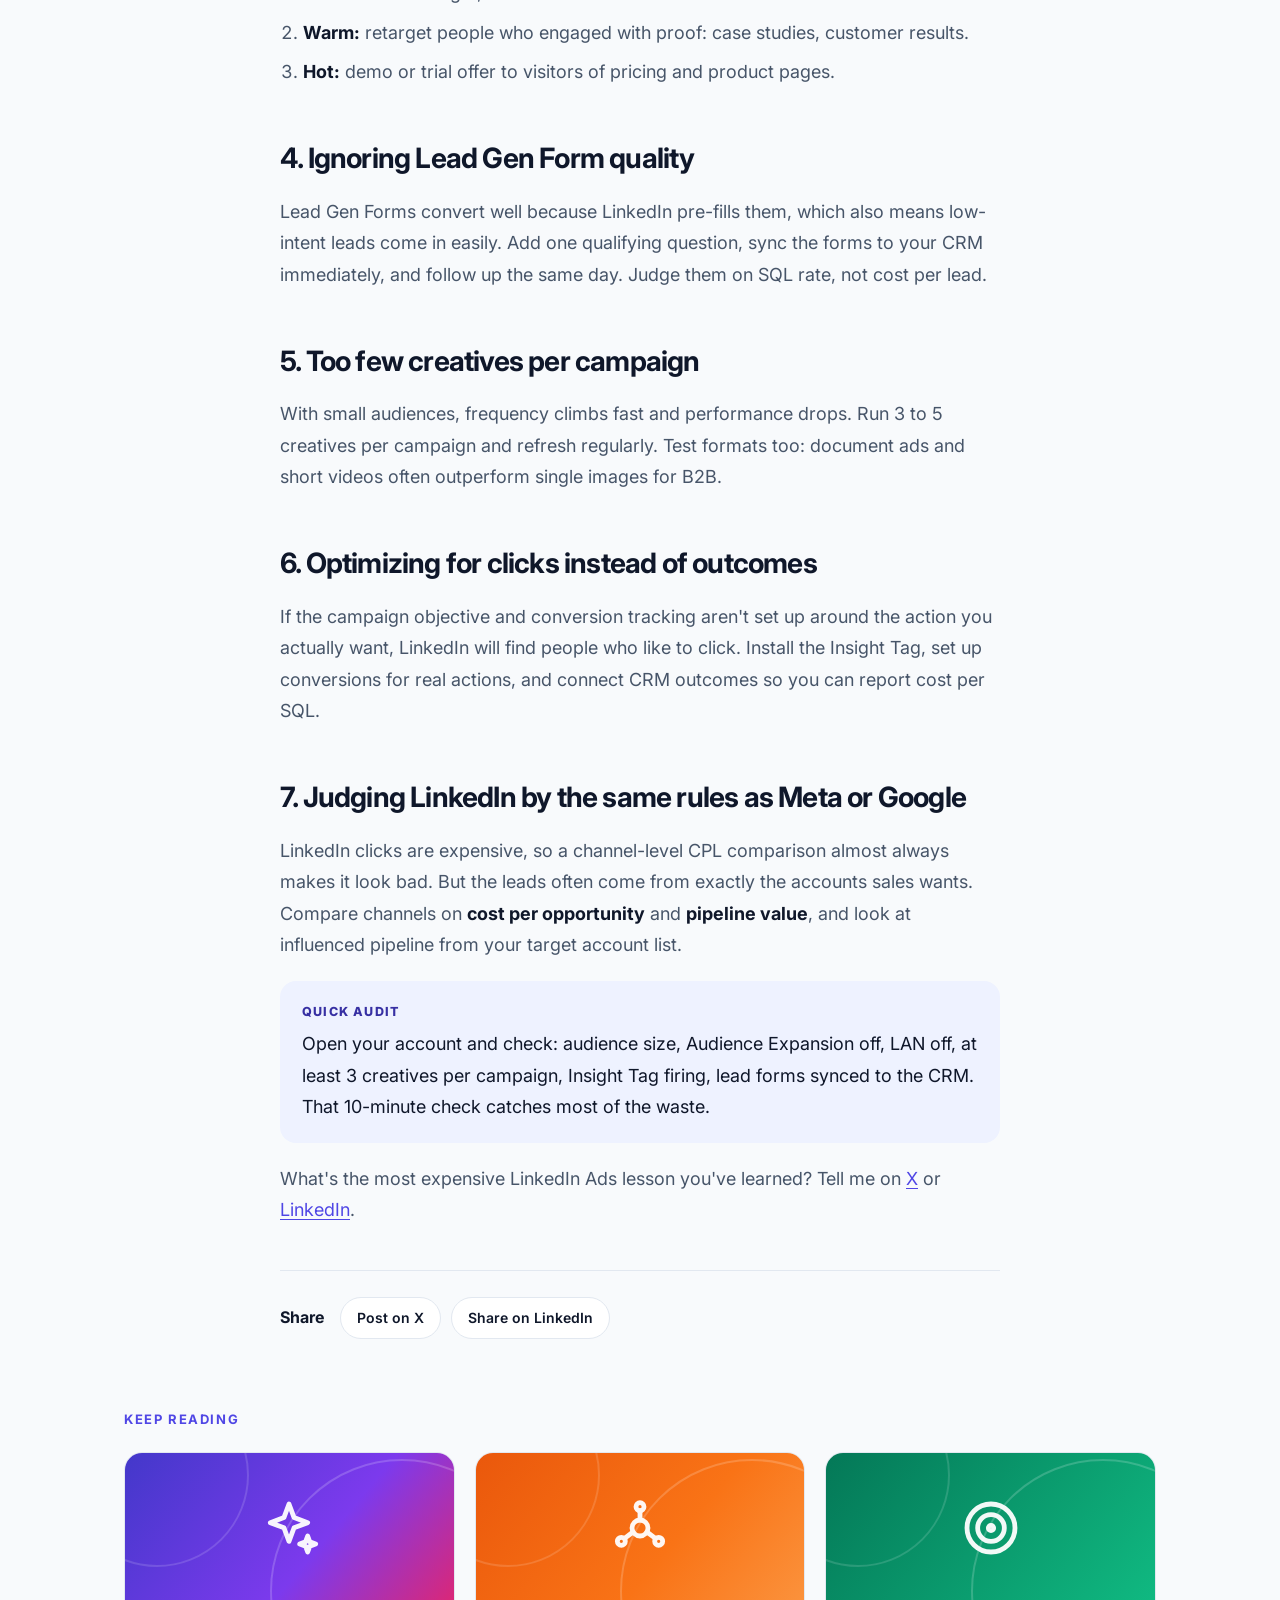
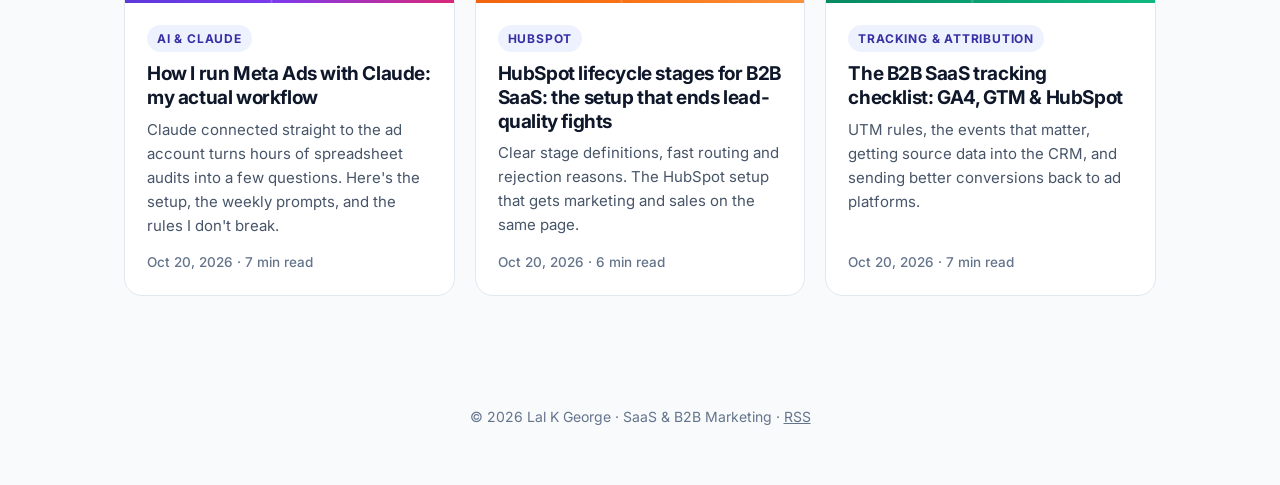
<file: blog/linkedin-ads-b2b-saas-mistakes/index.html>
<!doctype html>
<html lang="en">
<head>
<meta charset="utf-8">
<meta name="viewport" content="width=device-width, initial-scale=1">
<title>7 LinkedIn Ads mistakes that burn B2B SaaS budgets | Lal K George</title>
<meta name="description" content="From hidden default settings to judging LinkedIn by Meta&#x27;s rules. A 10-minute audit that catches most of the waste.">
<link rel="canonical" href="https://lalkgeorge.github.io/blog/linkedin-ads-b2b-saas-mistakes/">
<meta property="og:title" content="7 LinkedIn Ads mistakes that burn B2B SaaS budgets | Lal K George">
<meta property="og:description" content="From hidden default settings to judging LinkedIn by Meta&#x27;s rules. A 10-minute audit that catches most of the waste.">
<meta property="og:url" content="https://lalkgeorge.github.io/blog/linkedin-ads-b2b-saas-mistakes/">
<meta property="og:type" content="article">
<meta name="twitter:card" content="summary">
<meta name="twitter:creator" content="@LALKGEORGE">
<link rel="alternate" type="application/rss+xml" title="Lal K George: SaaS marketing blog" href="https://lalkgeorge.github.io/feed.xml">
<link rel="icon" href="data:image/svg+xml,<svg xmlns='http://www.w3.org/2000/svg' viewBox='0 0 100 100'><rect width='100' height='100' rx='22' fill='%234f46e5'/><text x='50' y='66' font-size='46' font-family='Arial' font-weight='800' fill='white' text-anchor='middle'>LG</text></svg>">
<link rel="preconnect" href="https://fonts.googleapis.com"><link rel="preconnect" href="https://fonts.gstatic.com" crossorigin><link href="https://fonts.googleapis.com/css2?family=Inter:wght@400;500;600;700;800&display=swap" rel="stylesheet">
<link rel="stylesheet" href="../../assets/blog.css">
<!-- Google tag (gtag.js) -->
<script async src="https://www.googletagmanager.com/gtag/js?id=G-7RPEQ9YJLS"></script>
<script>
  window.dataLayer = window.dataLayer || [];
  function gtag(){dataLayer.push(arguments);}
  gtag('js', new Date());
  gtag('config', 'G-7RPEQ9YJLS');
  // Track clicks on X / LinkedIn / share buttons
  document.addEventListener('click', function(e){
    var a = e.target.closest && e.target.closest('a[href]'); if(!a) return;
    var h = a.href;
    var net = /x\.com\/intent|linkedin\.com\/sharing/.test(h) ? 'share' :
              /x\.com|twitter\.com/.test(h) ? 'x' : /linkedin\.com/.test(h) ? 'linkedin' : null;
    if(!net) return;
    gtag('event', net === 'share' ? 'share' : 'social_click', {
      method: /linkedin/.test(h) ? 'linkedin' : 'x', link_text: (a.textContent||'').trim().slice(0,60)
    });
  });
</script>
</head>
<body>
<nav>
  <div class="wrap">
    <a class="logo" href="../../">Lal K George<span>.</span></a>
    <div class="links">
      <a href="../../#services">What I do</a>
      <a href="../../#experience">Experience</a>
      <a href="../../#toolkit">Toolkit</a>
      <a class="on" href="../../blog/">Blog</a>
    </div>
    <a class="btn btn-primary" href="https://x.com/LALKGEORGE" target="_blank" rel="noopener">Follow on X</a>
  </div>
</nav>

<header class="ahead">
  <div class="wrap">
    <a class="back" href="../../blog/">← All posts</a>
    <div style="margin-top:22px"><span class="cat">LinkedIn Ads</span></div>
    <h1>7 LinkedIn Ads mistakes that burn B2B SaaS budgets</h1>
    <p class="dek">From hidden default settings to judging LinkedIn by Meta&#x27;s rules. A 10-minute audit that catches most of the waste.</p>
    <div class="byline"><div class="av">LG</div><div><b>Lal K George</b>Oct 20, 2026 · 5 min read</div></div>
    <div class="art cover c-linkedin"><svg viewBox="0 0 24 24" fill="none" stroke="currentColor" stroke-width="1.8" stroke-linecap="round" stroke-linejoin="round"><rect x="3" y="3" width="18" height="18" rx="3"/><path d="M8 10v7M8 7v.01M12 17v-4a2 2 0 0 1 4 0v4M12 10v7"/></svg></div>
  </div>
</header>

<article class="article">
  <div class="wrap">
    <div class="prose">
<p>LinkedIn Ads has the best B2B targeting of any platform, and some of the highest costs per click. That combination is unforgiving: small setup mistakes burn budget fast. These are the seven I see most often in B2B SaaS accounts.</p>

<h2>1. Targeting that's too narrow (or too broad)</h2>
<p>Stacking job title + seniority + company size + industry + skills can shrink an audience to a few thousand people, and delivery stalls or costs spike. On the other side, broad job functions without seniority filters waste spend on people who will never buy. For most campaigns, aim for an audience in the tens of thousands, and use <strong>job function + seniority</strong> or <strong>company lists (ABM)</strong> rather than long title lists.</p>

<h2>2. Leaving Audience Expansion and LinkedIn Audience Network on</h2>
<p>Both are often enabled by default. Audience Expansion loosens your targeting; the Audience Network places ads outside LinkedIn. Turn both off at the start, measure, and only test them deliberately later.</p>

<h2>3. Sending cold audiences straight to "Book a demo"</h2>
<p>Someone who has never heard of you is unlikely to book a call from one ad. Build a simple sequence instead:</p>
<ol>
<li><strong>Cold:</strong> a useful insight, short video or document ad.</li>
<li><strong>Warm:</strong> retarget people who engaged with proof: case studies, customer results.</li>
<li><strong>Hot:</strong> demo or trial offer to visitors of pricing and product pages.</li>
</ol>

<h2>4. Ignoring Lead Gen Form quality</h2>
<p>Lead Gen Forms convert well because LinkedIn pre-fills them, which also means low-intent leads come in easily. Add one qualifying question, sync the forms to your CRM immediately, and follow up the same day. Judge them on SQL rate, not cost per lead.</p>

<h2>5. Too few creatives per campaign</h2>
<p>With small audiences, frequency climbs fast and performance drops. Run 3 to 5 creatives per campaign and refresh regularly. Test formats too: document ads and short videos often outperform single images for B2B.</p>

<h2>6. Optimizing for clicks instead of outcomes</h2>
<p>If the campaign objective and conversion tracking aren't set up around the action you actually want, LinkedIn will find people who like to click. Install the Insight Tag, set up conversions for real actions, and connect CRM outcomes so you can report cost per SQL.</p>

<h2>7. Judging LinkedIn by the same rules as Meta or Google</h2>
<p>LinkedIn clicks are expensive, so a channel-level CPL comparison almost always makes it look bad. But the leads often come from exactly the accounts sales wants. Compare channels on <strong>cost per opportunity</strong> and <strong>pipeline value</strong>, and look at influenced pipeline from your target account list.</p>

<div class="callout"><span class="ct">Quick audit</span><p>Open your account and check: audience size, Audience Expansion off, LAN off, at least 3 creatives per campaign, Insight Tag firing, lead forms synced to the CRM. That 10-minute check catches most of the waste.</p></div>

<p>What's the most expensive LinkedIn Ads lesson you've learned? Tell me on <a href="https://x.com/LALKGEORGE">X</a> or <a href="https://www.linkedin.com/in/lalkgeorge">LinkedIn</a>.</p>

    </div>
    <div class="share">
      <span>Share</span>
      <a href="https://x.com/intent/post?text=7%20LinkedIn%20Ads%20mistakes%20that%20burn%20B2B%20SaaS%20budgets&url=https%3A%2F%2Flalkgeorge.github.io%2Fblog%2Flinkedin-ads-b2b-saas-mistakes%2F%3Futm_source%3Dshare" target="_blank" rel="noopener">Post on X</a>
      <a href="https://www.linkedin.com/sharing/share-offsite/?url=https%3A%2F%2Flalkgeorge.github.io%2Fblog%2Flinkedin-ads-b2b-saas-mistakes%2F%3Futm_source%3Dshare" target="_blank" rel="noopener">Share on LinkedIn</a>
    </div>
  </div>
</article>

<section class="more">
  <div class="wrap">
    <div class="label">Keep reading</div>
    <div class="posts"><a class="post" data-cat="ai" href="../../blog/how-i-run-meta-ads-with-claude/">
  <div class="art c-ai"><svg viewBox="0 0 24 24" fill="none" stroke="currentColor" stroke-width="1.8" stroke-linecap="round" stroke-linejoin="round"><path d="M12 3l1.9 5.1L19 10l-5.1 1.9L12 17l-1.9-5.1L5 10l5.1-1.9z"/><path d="M19 15l.8 2.2L22 18l-2.2.8L19 21l-.8-2.2L16 18l2.2-.8z"/></svg></div>
  <div class="body">
    <span class="cat">AI &amp; Claude</span>
    <h3>How I run Meta Ads with Claude: my actual workflow</h3>
    <p>Claude connected straight to the ad account turns hours of spreadsheet audits into a few questions. Here&#x27;s the setup, the weekly prompts, and the rules I don&#x27;t break.</p>
    <div class="meta">Oct 20, 2026 · 7 min read</div>
  </div>
</a><a class="post" data-cat="hubspot" href="../../blog/hubspot-lifecycle-stages-b2b-saas/">
  <div class="art c-hubspot"><svg viewBox="0 0 24 24" fill="none" stroke="currentColor" stroke-width="1.8" stroke-linecap="round" stroke-linejoin="round"><circle cx="12" cy="12" r="3"/><circle cx="12" cy="4" r="1.5"/><circle cx="19" cy="17" r="1.5"/><circle cx="5" cy="17" r="1.5"/><path d="M12 9V5.5M14.6 13.5l3.2 2.4M9.4 13.5l-3.2 2.4"/></svg></div>
  <div class="body">
    <span class="cat">HubSpot</span>
    <h3>HubSpot lifecycle stages for B2B SaaS: the setup that ends lead-quality fights</h3>
    <p>Clear stage definitions, fast routing and rejection reasons. The HubSpot setup that gets marketing and sales on the same page.</p>
    <div class="meta">Oct 20, 2026 · 6 min read</div>
  </div>
</a><a class="post" data-cat="tracking" href="../../blog/b2b-saas-tracking-checklist/">
  <div class="art c-tracking"><svg viewBox="0 0 24 24" fill="none" stroke="currentColor" stroke-width="1.8" stroke-linecap="round" stroke-linejoin="round"><circle cx="12" cy="12" r="9"/><circle cx="12" cy="12" r="5"/><circle cx="12" cy="12" r="1"/></svg></div>
  <div class="body">
    <span class="cat">Tracking &amp; Attribution</span>
    <h3>The B2B SaaS tracking checklist: GA4, GTM &amp; HubSpot</h3>
    <p>UTM rules, the events that matter, getting source data into the CRM, and sending better conversions back to ad platforms.</p>
    <div class="meta">Oct 20, 2026 · 7 min read</div>
  </div>
</a></div>
  </div>
</section>
<footer>© 2026 Lal K George · SaaS &amp; B2B Marketing · <a href="../../feed.xml">RSS</a></footer>
</body>
</html>
</file>
<file: assets/blog.css>
:root{
  --bg:#f8fafc; --surface:#ffffff; --ink:#0f172a; --muted:#475569; --soft:#64748b;
  --line:#e2e8f0; --accent:#4f46e5; --accent-ink:#3730a3; --accent-bg:#eef2ff; --warm:#fef3c7;
  --code-bg:#0f172a; --code-ink:#e2e8f0;
  --radius:18px; --max:1080px; --read:720px;
}
@media (prefers-color-scheme: dark){
  :root{--bg:#0b1220; --surface:#111a2e; --ink:#f1f5f9; --muted:#cbd5e1; --soft:#94a3b8;
    --line:#1e293b; --accent:#818cf8; --accent-ink:#c7d2fe; --accent-bg:#1e1b4b; --warm:#3b2f0b;
    --code-bg:#020617;}
}
*{box-sizing:border-box;margin:0;padding:0}
html{scroll-behavior:smooth}
body{background:var(--bg);color:var(--ink);font-family:Inter,-apple-system,Segoe UI,Helvetica,Arial,sans-serif;line-height:1.6;-webkit-font-smoothing:antialiased}
a{color:inherit}
.wrap{max-width:var(--max);margin:0 auto;padding:0 24px}

/* nav */
nav{position:sticky;top:0;z-index:10;background:color-mix(in srgb,var(--bg) 85%,transparent);backdrop-filter:blur(10px);border-bottom:1px solid var(--line)}
nav .wrap{display:flex;align-items:center;justify-content:space-between;height:64px;gap:16px}
.logo{font-weight:800;letter-spacing:-.5px;text-decoration:none}
.logo span{color:var(--accent)}
.links{display:flex;gap:28px;font-size:15px;font-weight:500}
.links a{text-decoration:none;color:var(--muted)}
.links a:hover,.links a.on{color:var(--ink)}
.links a.on{font-weight:700}
.btn{display:inline-flex;align-items:center;gap:8px;padding:12px 22px;border-radius:999px;font-weight:600;font-size:15px;text-decoration:none;transition:transform .15s ease;border:0;cursor:pointer;font-family:inherit}
.btn:hover{transform:translateY(-1px)}
.btn-primary{background:var(--accent);color:#fff}
.btn-ghost{border:1.5px solid var(--line);color:var(--ink);background:var(--surface)}
nav .btn{padding:9px 18px;font-size:14px}

/* blog hero */
.bhero{position:relative;overflow:hidden;padding:80px 0 40px}
.blob{position:absolute;border-radius:50%;z-index:-1}
.b1{width:480px;height:480px;background:var(--accent-bg);right:-160px;top:-200px}
.label{font-size:13px;font-weight:700;letter-spacing:1.6px;text-transform:uppercase;color:var(--accent)}
.bhero h1{font-size:clamp(38px,5.5vw,60px);line-height:1.05;letter-spacing:-2px;font-weight:800;margin-top:12px;max-width:760px}
.bhero h1 em{font-style:normal;color:var(--accent)}
.bhero p{margin-top:18px;font-size:18px;color:var(--muted);max-width:620px}

/* filters */
.filters{display:flex;flex-wrap:wrap;gap:10px;margin-top:34px}
.filter{padding:9px 16px;border-radius:999px;border:1.5px solid var(--line);background:var(--surface);font-size:14.5px;font-weight:600;color:var(--muted);cursor:pointer;font-family:inherit}
.filter:hover{border-color:var(--accent);color:var(--accent-ink)}
.filter.on{background:var(--accent);border-color:var(--accent);color:#fff}

/* featured */
.featured{display:grid;grid-template-columns:1.1fr 1fr;gap:0;margin-top:40px;border-radius:24px;overflow:hidden;border:1px solid var(--line);background:var(--surface);text-decoration:none;transition:transform .15s ease,box-shadow .15s ease}
.featured:hover{transform:translateY(-2px);box-shadow:0 14px 40px -18px rgba(79,70,229,.45)}
.featured .art{min-height:300px}
.featured .body{padding:36px;display:flex;flex-direction:column;justify-content:center}
.featured h2{font-size:30px;letter-spacing:-1px;line-height:1.15;margin-top:12px}
.featured p{color:var(--muted);margin-top:12px;font-size:16.5px}

/* cards */
.posts{display:grid;grid-template-columns:repeat(3,1fr);gap:20px;margin-top:22px}
.post{display:flex;flex-direction:column;border-radius:var(--radius);overflow:hidden;border:1px solid var(--line);background:var(--surface);text-decoration:none;transition:transform .15s ease,box-shadow .15s ease}
.post:hover{transform:translateY(-2px);box-shadow:0 14px 40px -20px rgba(79,70,229,.45)}
.post .art{height:150px}
.post .body{padding:22px;display:flex;flex-direction:column;flex:1}
.post h3{font-size:19px;letter-spacing:-.4px;line-height:1.25;margin-top:10px}
.post p{color:var(--muted);font-size:15px;margin-top:8px;flex:1}
.cat{display:inline-block;align-self:flex-start;font-size:12px;font-weight:700;letter-spacing:.8px;text-transform:uppercase;color:var(--accent-ink);background:var(--accent-bg);padding:4px 10px;border-radius:999px}
.meta{font-size:13.5px;color:var(--soft);font-weight:500;margin-top:14px}

/* card art by category */
.art{position:relative;display:grid;place-items:center;color:#fff;overflow:hidden}
.art svg{width:64px;height:64px;opacity:.95;position:relative}
.featured .art svg{width:96px;height:96px}
.art:after{content:"";position:absolute;width:260px;height:260px;border-radius:50%;border:2px solid rgba(255,255,255,.18);right:-80px;bottom:-120px}
.art:before{content:"";position:absolute;width:180px;height:180px;border-radius:50%;border:2px solid rgba(255,255,255,.14);left:-60px;top:-70px}
.c-ai{background:linear-gradient(130deg,#4338ca,#7c3aed 60%,#db2777)}
.c-meta{background:linear-gradient(130deg,#1d4ed8,#4f46e5)}
.c-hubspot{background:linear-gradient(130deg,#ea580c,#f97316 60%,#fb923c)}
.c-tracking{background:linear-gradient(130deg,#047857,#10b981)}
.c-linkedin{background:linear-gradient(130deg,#0369a1,#0ea5e9)}
.c-seo{background:linear-gradient(130deg,#7c2d12,#c2410c 50%,#eab308)}
.c-saas{background:linear-gradient(130deg,#0f172a,#334155)}

/* topics */
.topics{display:grid;grid-template-columns:repeat(4,1fr);gap:14px;margin-top:28px}
.topic{border:1px solid var(--line);background:var(--surface);border-radius:16px;padding:18px}
.topic b{display:block;font-size:15.5px}
.topic span{display:block;color:var(--soft);font-size:14px;margin-top:4px}
.topic i{display:block;width:10px;height:10px;border-radius:50%;margin-bottom:10px}

section{padding:64px 0}
h2.sec{font-size:clamp(26px,3.5vw,36px);letter-spacing:-1px;line-height:1.15;margin-top:8px;font-weight:800}

/* subscribe strip */
.strip{background:var(--accent);color:#fff;border-radius:24px;padding:40px;display:flex;align-items:center;justify-content:space-between;gap:24px;flex-wrap:wrap}
.strip h3{font-size:24px;letter-spacing:-.5px}
.strip p{color:rgba(255,255,255,.85);margin-top:6px}
.strip .btn-primary{background:#fff;color:#3730a3}
.strip .btn-ghost{background:transparent;color:#fff;border-color:rgba(255,255,255,.45)}
.strip .cta{display:flex;gap:12px;flex-wrap:wrap}

/* article */
.ahead{padding:64px 0 28px}
.ahead .wrap,.article .wrap{max-width:calc(var(--read) + 48px)}
.back{font-size:14.5px;font-weight:600;color:var(--accent);text-decoration:none}
.ahead h1{font-size:clamp(34px,5vw,50px);line-height:1.1;letter-spacing:-1.6px;font-weight:800;margin-top:18px}
.ahead .dek{font-size:19px;color:var(--muted);margin-top:16px}
.byline{display:flex;align-items:center;gap:12px;margin-top:26px;font-size:14.5px;color:var(--soft)}
.byline .av{width:40px;height:40px;border-radius:50%;background:var(--accent);color:#fff;display:grid;place-items:center;font-weight:800;font-size:14px}
.byline b{color:var(--ink);display:block}
.cover{height:240px;border-radius:22px;margin-top:30px}
.cover svg{width:110px;height:110px}

.article{padding:10px 0 40px}
.prose{font-size:18px;line-height:1.75;color:var(--ink)}
.prose > * + *{margin-top:1.1em}
.prose h2{font-size:28px;letter-spacing:-.8px;line-height:1.25;margin-top:1.9em}
.prose h3{font-size:21px;letter-spacing:-.4px;margin-top:1.6em}
.prose p,.prose li{color:var(--muted)}
.prose strong{color:var(--ink)}
.prose ul,.prose ol{padding-left:1.3em}
.prose li + li{margin-top:.45em}
.prose a{color:var(--accent);text-underline-offset:3px}
.prose code{font-family:ui-monospace,SFMono-Regular,Menlo,monospace;font-size:.88em;background:var(--accent-bg);color:var(--accent-ink);padding:2px 6px;border-radius:6px}
.prose pre{background:var(--code-bg);color:var(--code-ink);border-radius:14px;padding:18px 20px;overflow-x:auto;font-size:14.5px;line-height:1.6}
.prose pre code{background:none;color:inherit;padding:0}
.prose blockquote{border-left:4px solid var(--accent);padding:6px 0 6px 18px;font-size:19px;color:var(--ink);font-weight:500}
.callout{background:var(--accent-bg);border-radius:16px;padding:20px 22px}
.callout p{color:var(--ink)}
.callout .ct{font-size:12.5px;font-weight:800;letter-spacing:1.2px;text-transform:uppercase;color:var(--accent-ink);display:block;margin-bottom:6px}
.prose table{width:100%;border-collapse:collapse;font-size:15.5px;display:block;overflow-x:auto}
.prose th,.prose td{text-align:left;padding:10px 12px;border-bottom:1px solid var(--line);color:var(--muted);vertical-align:top}
.prose th{color:var(--ink);font-weight:700;background:var(--surface)}
.toc{border:1px solid var(--line);background:var(--surface);border-radius:16px;padding:18px 22px}
.toc b{font-size:13px;letter-spacing:1.2px;text-transform:uppercase;color:var(--soft)}
.toc ol{margin-top:8px}
.toc a{color:var(--ink);text-decoration:none;font-weight:500}
.toc a:hover{color:var(--accent)}

.share{display:flex;align-items:center;gap:10px;flex-wrap:wrap;margin-top:44px;padding-top:26px;border-top:1px solid var(--line)}
.share span{font-weight:700;margin-right:6px}
.share a{padding:9px 16px;border-radius:999px;border:1.5px solid var(--line);background:var(--surface);text-decoration:none;font-weight:600;font-size:14px}
.share a:hover{border-color:var(--accent);color:var(--accent-ink)}
.more{padding:30px 0 70px}

footer{padding:40px 0 56px;color:var(--soft);font-size:14px;text-align:center}
footer a{color:var(--soft)}

@media (max-width:900px){
  .posts{grid-template-columns:repeat(2,1fr)}
  .topics{grid-template-columns:repeat(2,1fr)}
  .featured{grid-template-columns:1fr}
  .featured .art{min-height:180px}
}
@media (max-width:860px){
  nav .wrap{flex-wrap:wrap;height:auto;padding-top:10px;padding-bottom:10px;row-gap:8px}
  .links{order:3;width:100%;gap:20px;overflow-x:auto;font-size:14px;white-space:nowrap;padding-bottom:2px}
}
@media (max-width:620px){
  .posts{grid-template-columns:1fr}
  .featured .body{padding:24px}
  .featured h2{font-size:24px}
  .strip{padding:28px 22px}
  .prose{font-size:17px}
  .cover{height:170px}
}
@media (max-width:420px){ .wrap{padding:0 16px} .topics{grid-template-columns:1fr} }
</file>
